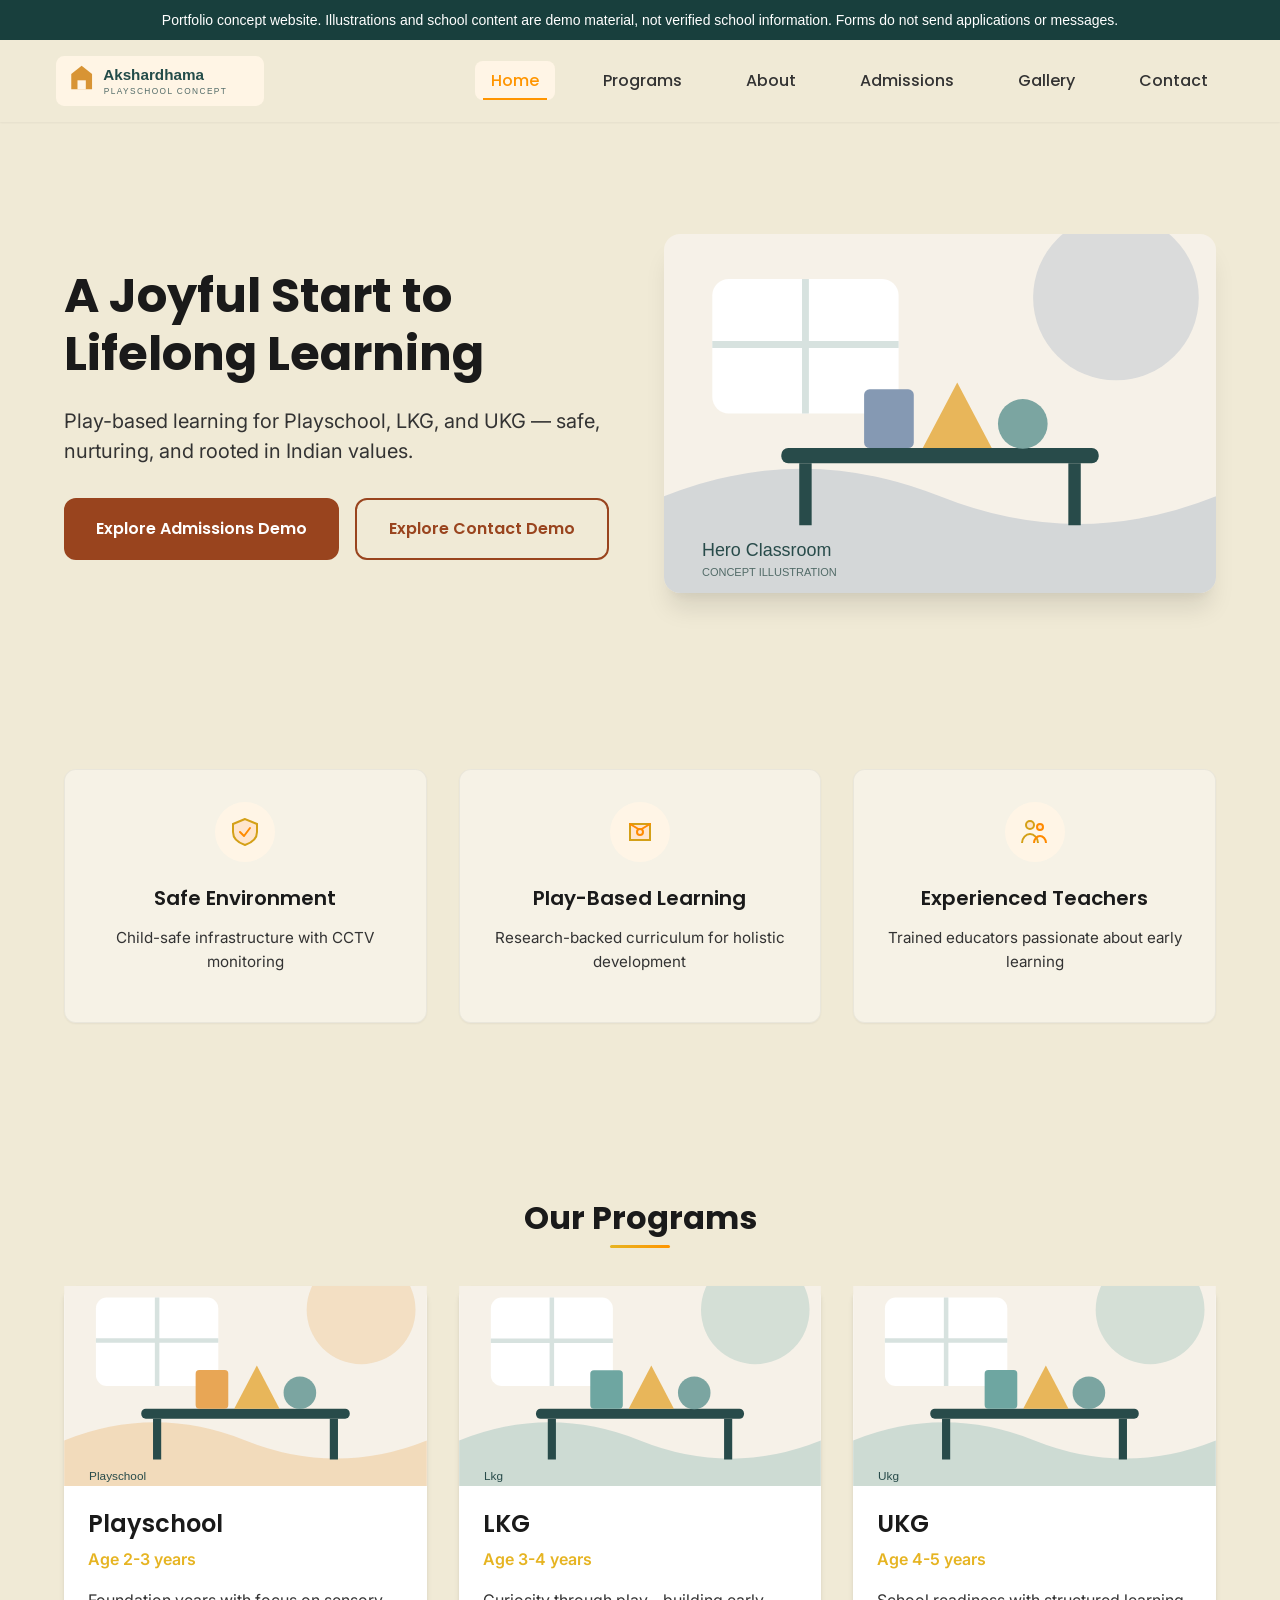
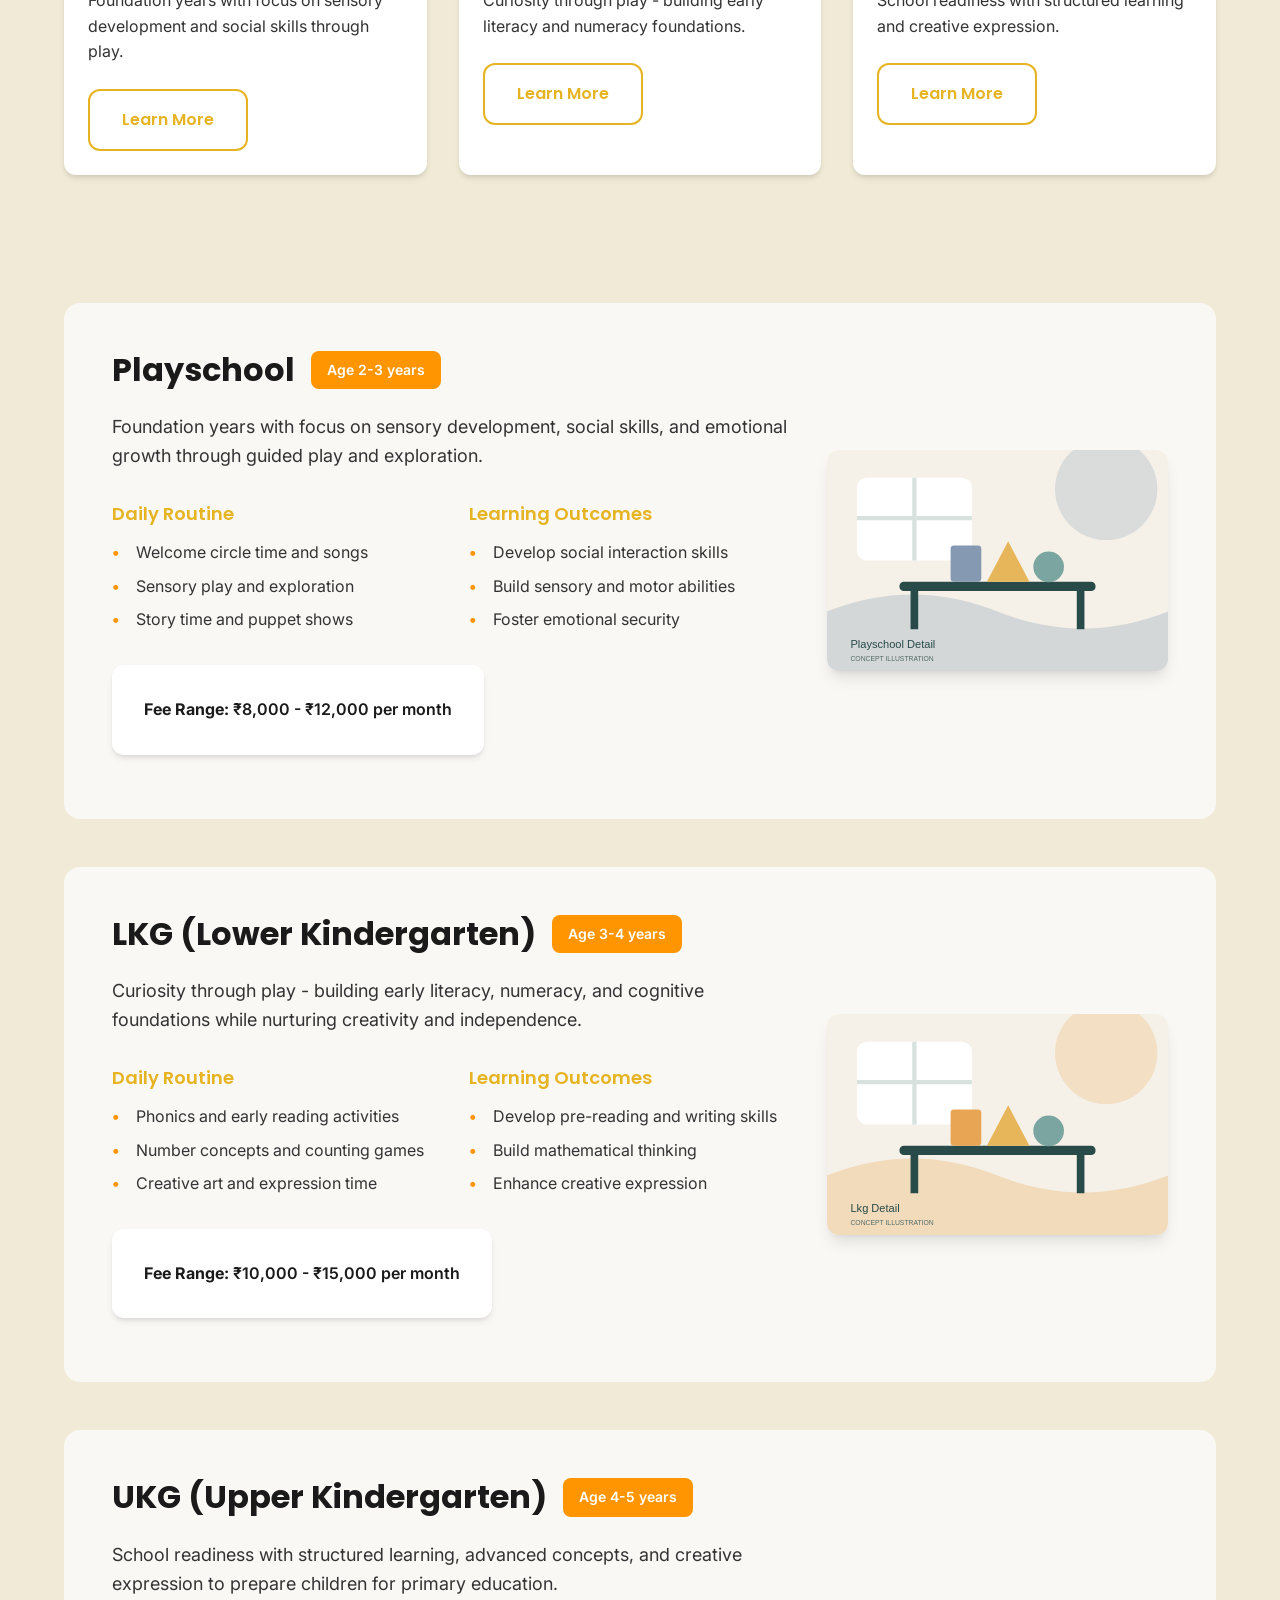
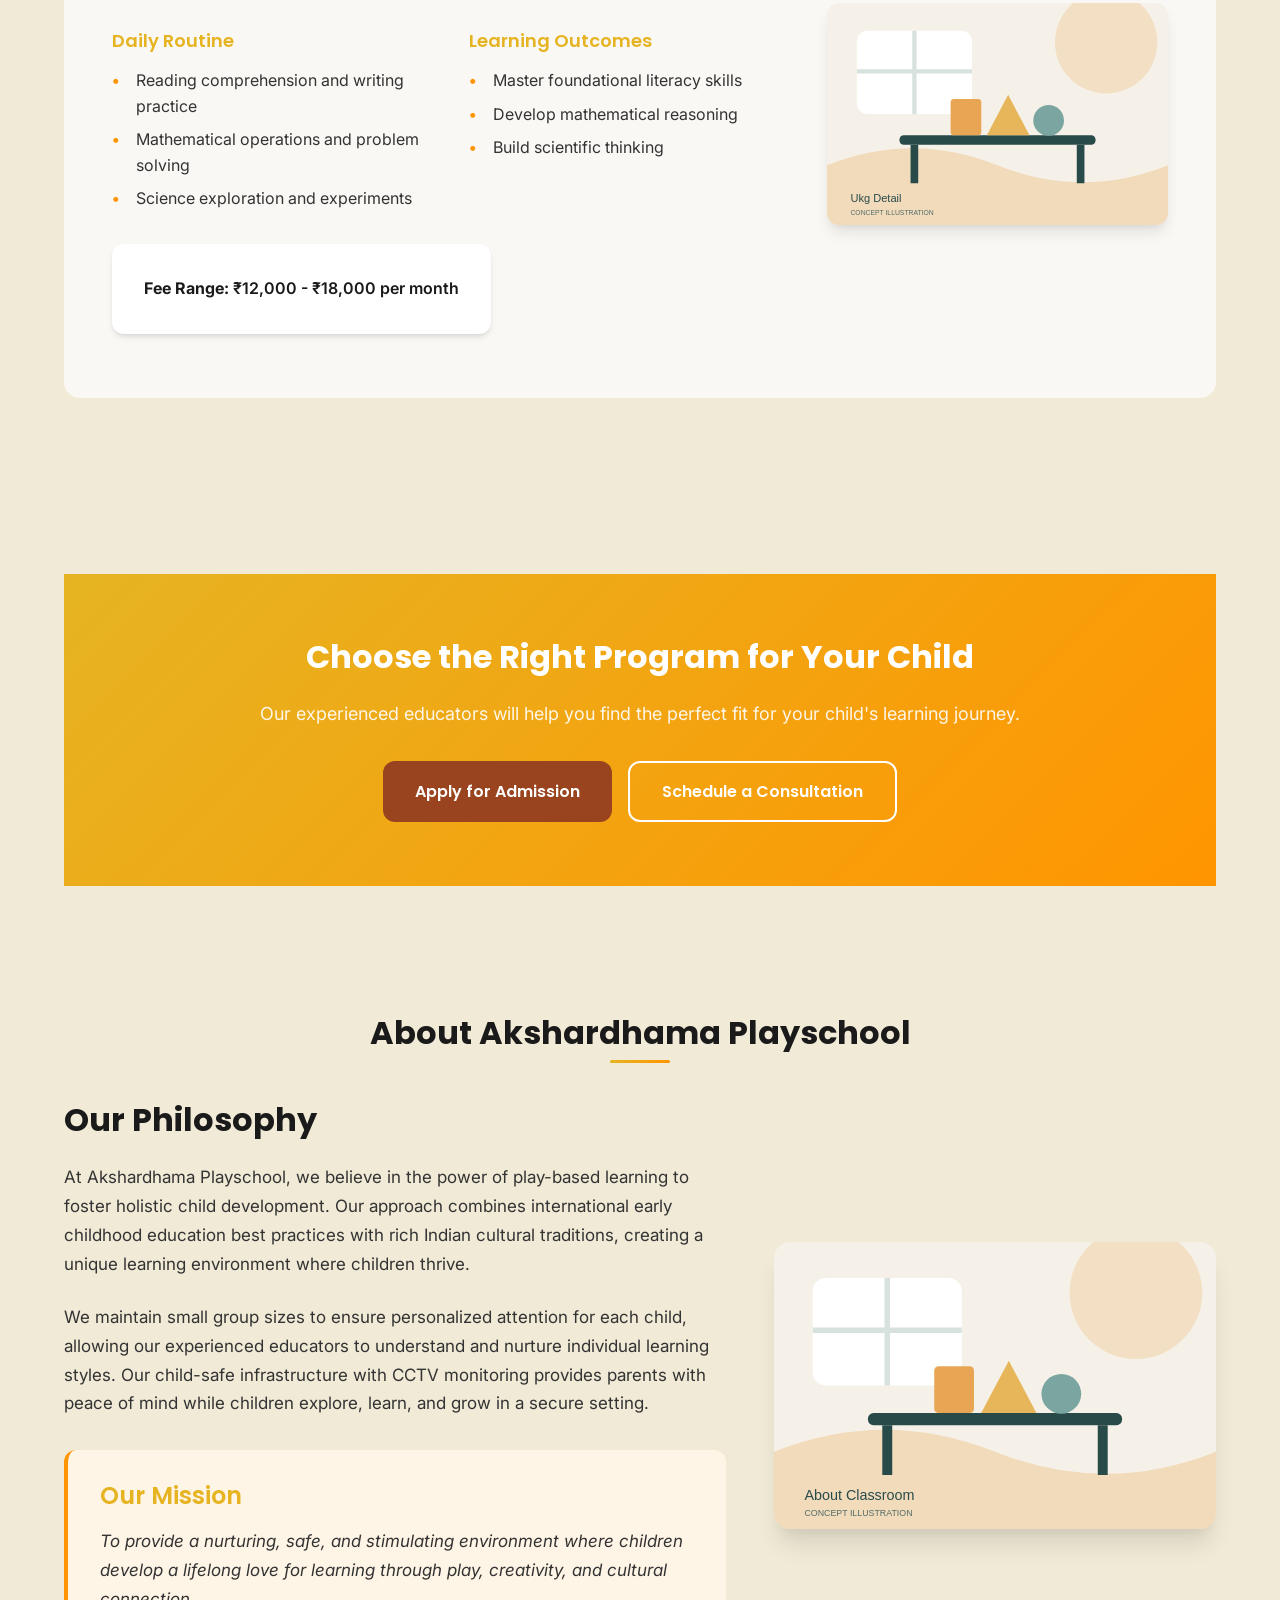
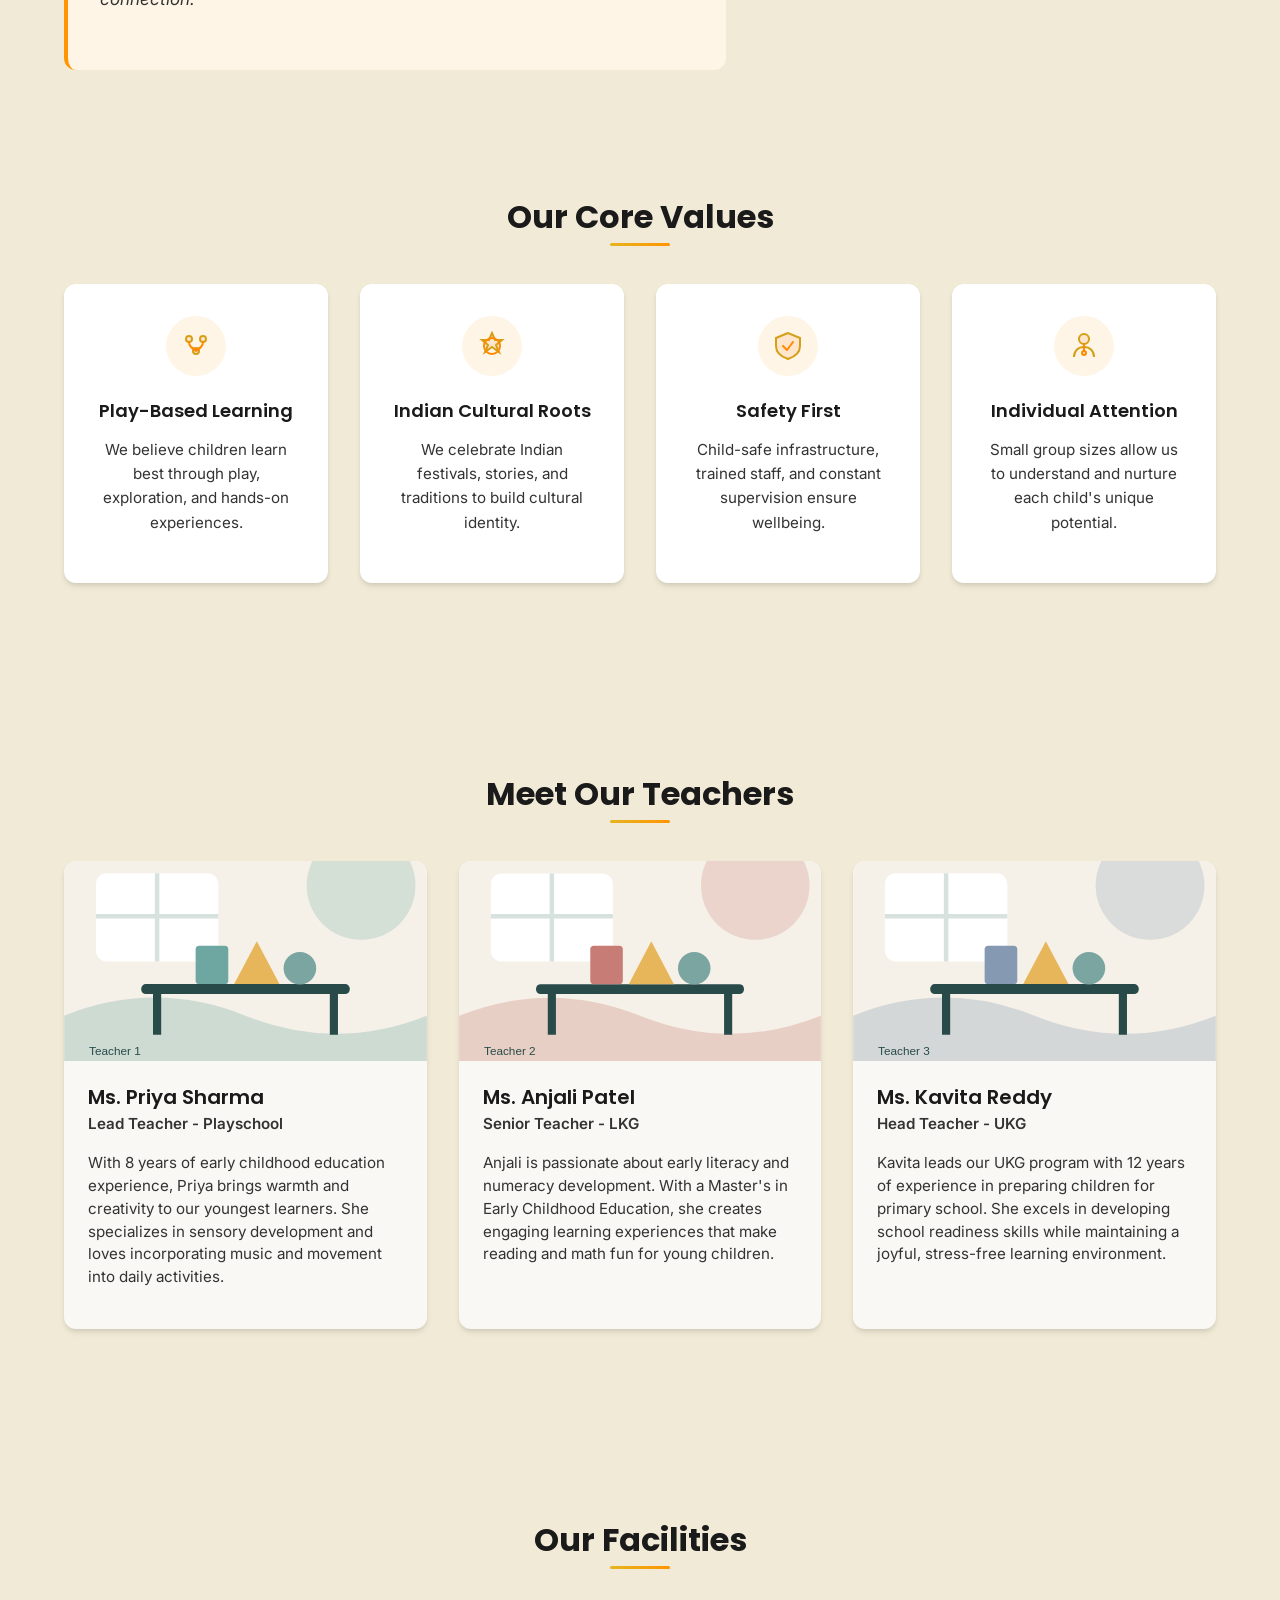
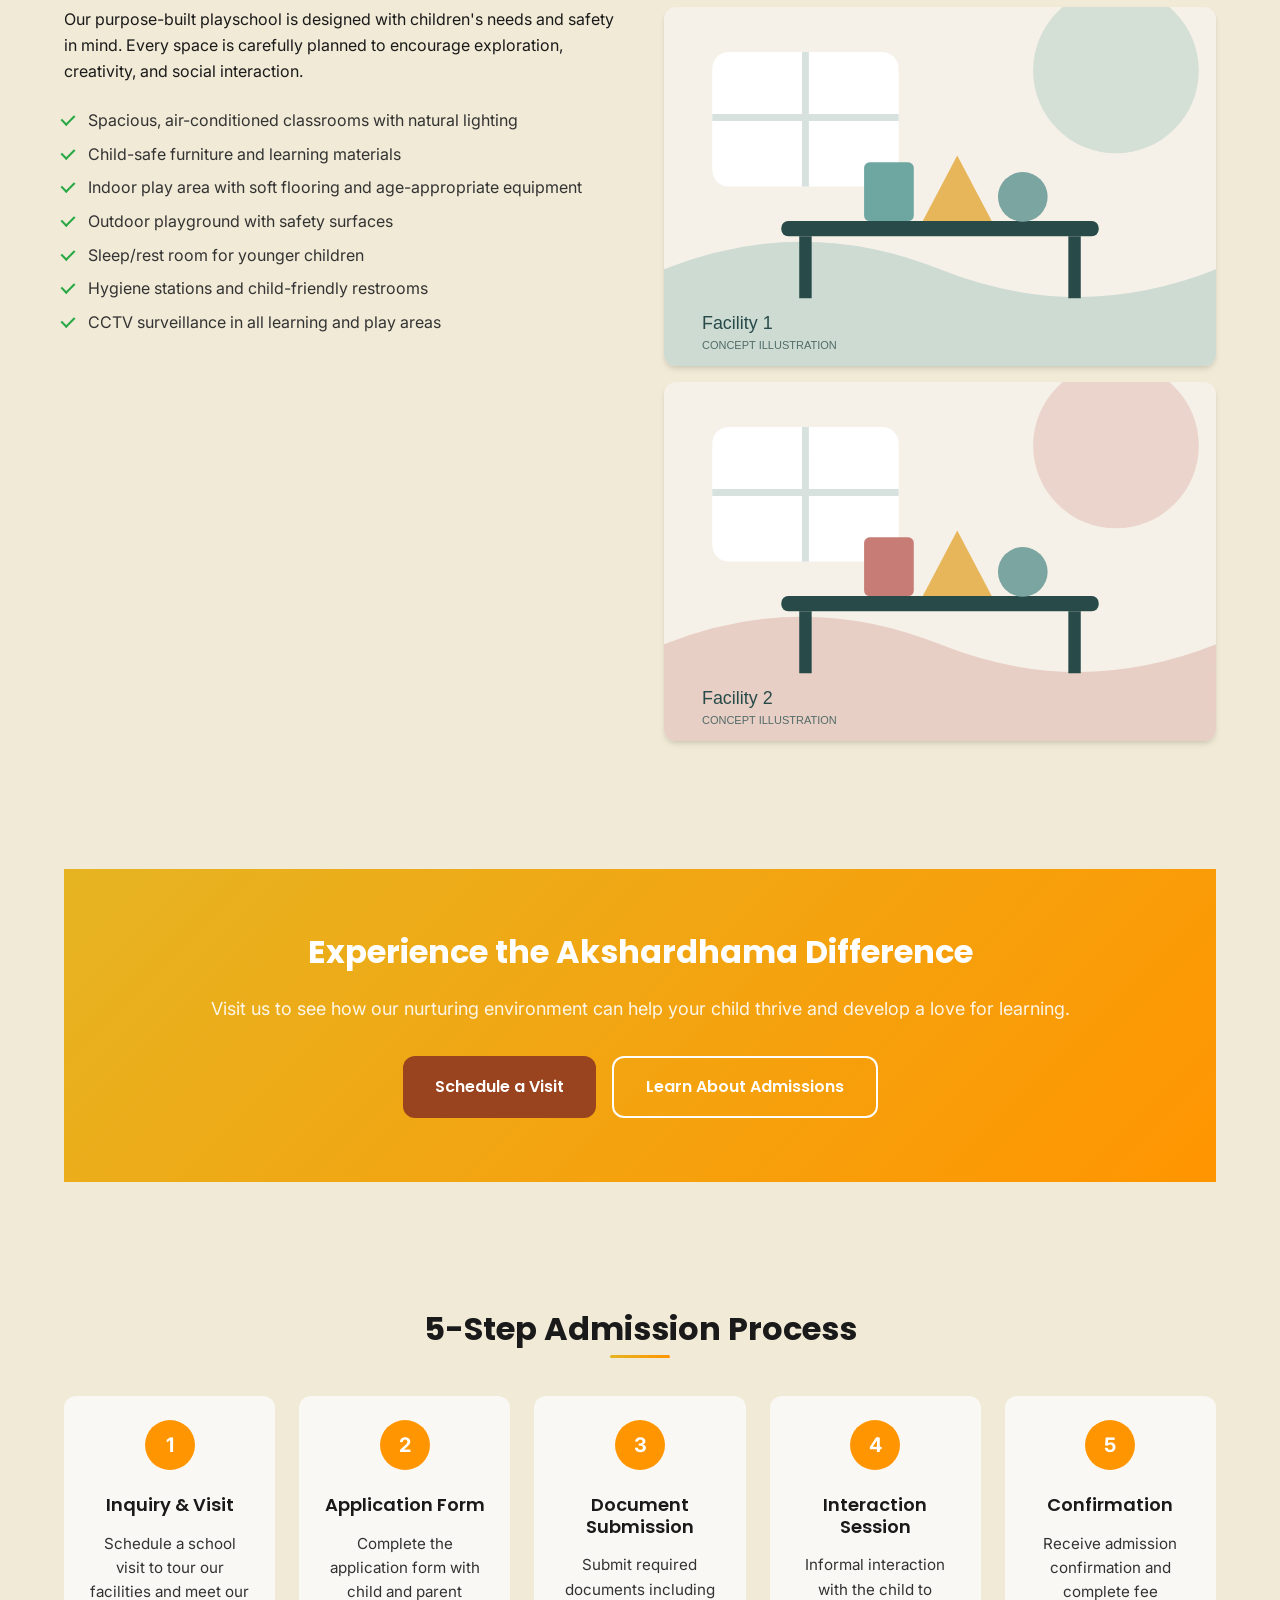
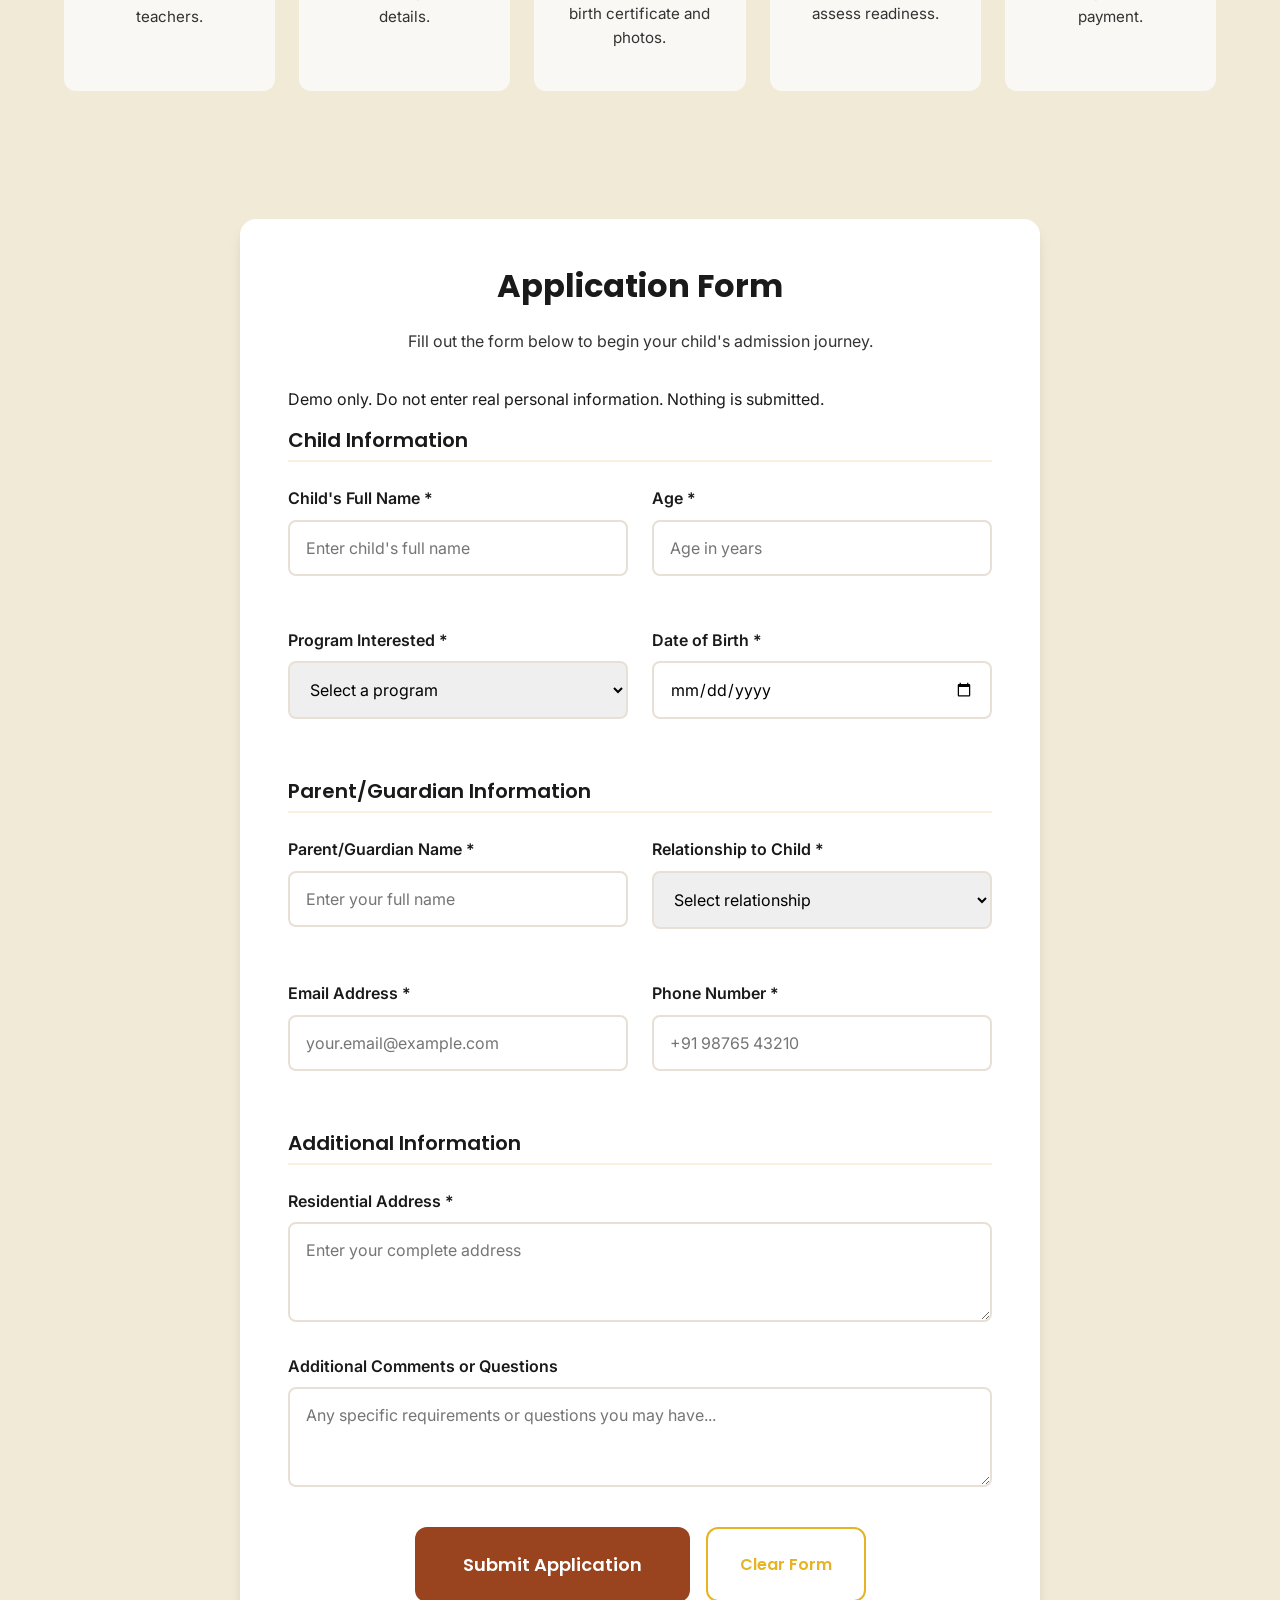
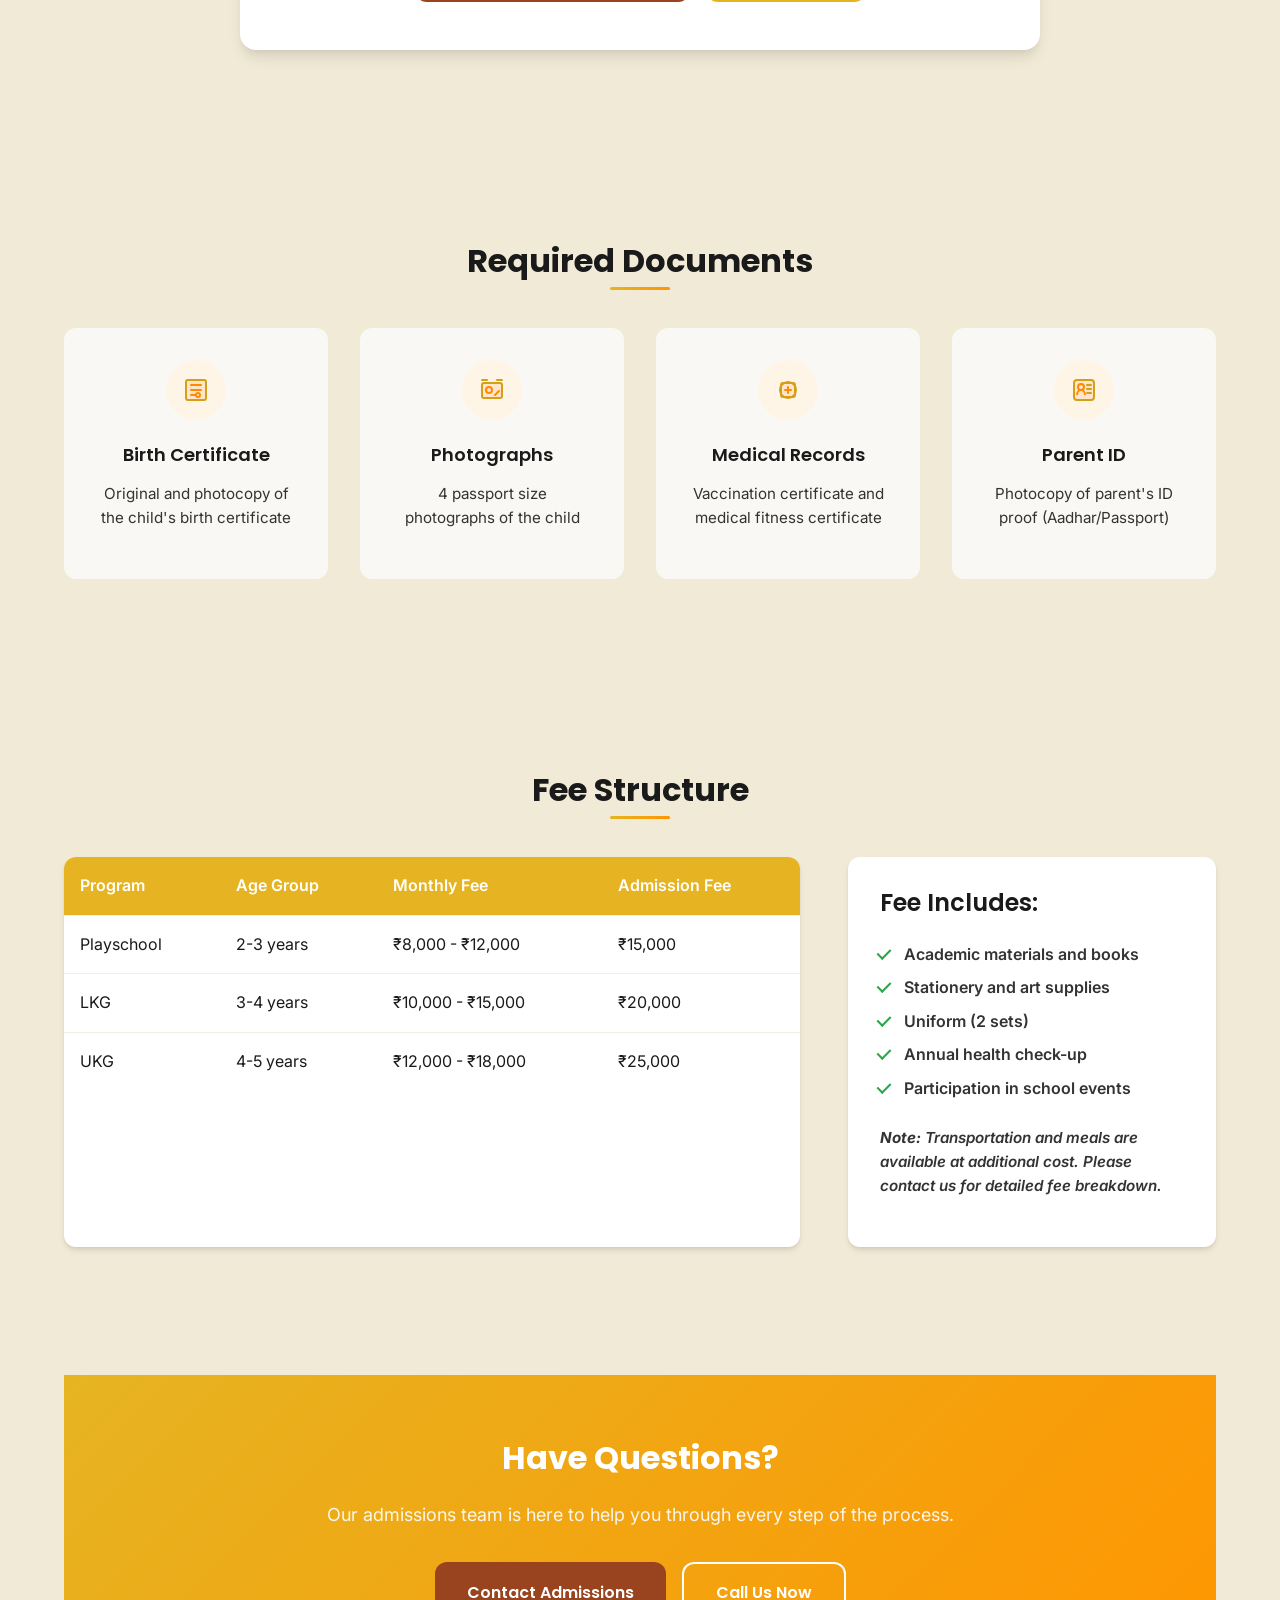
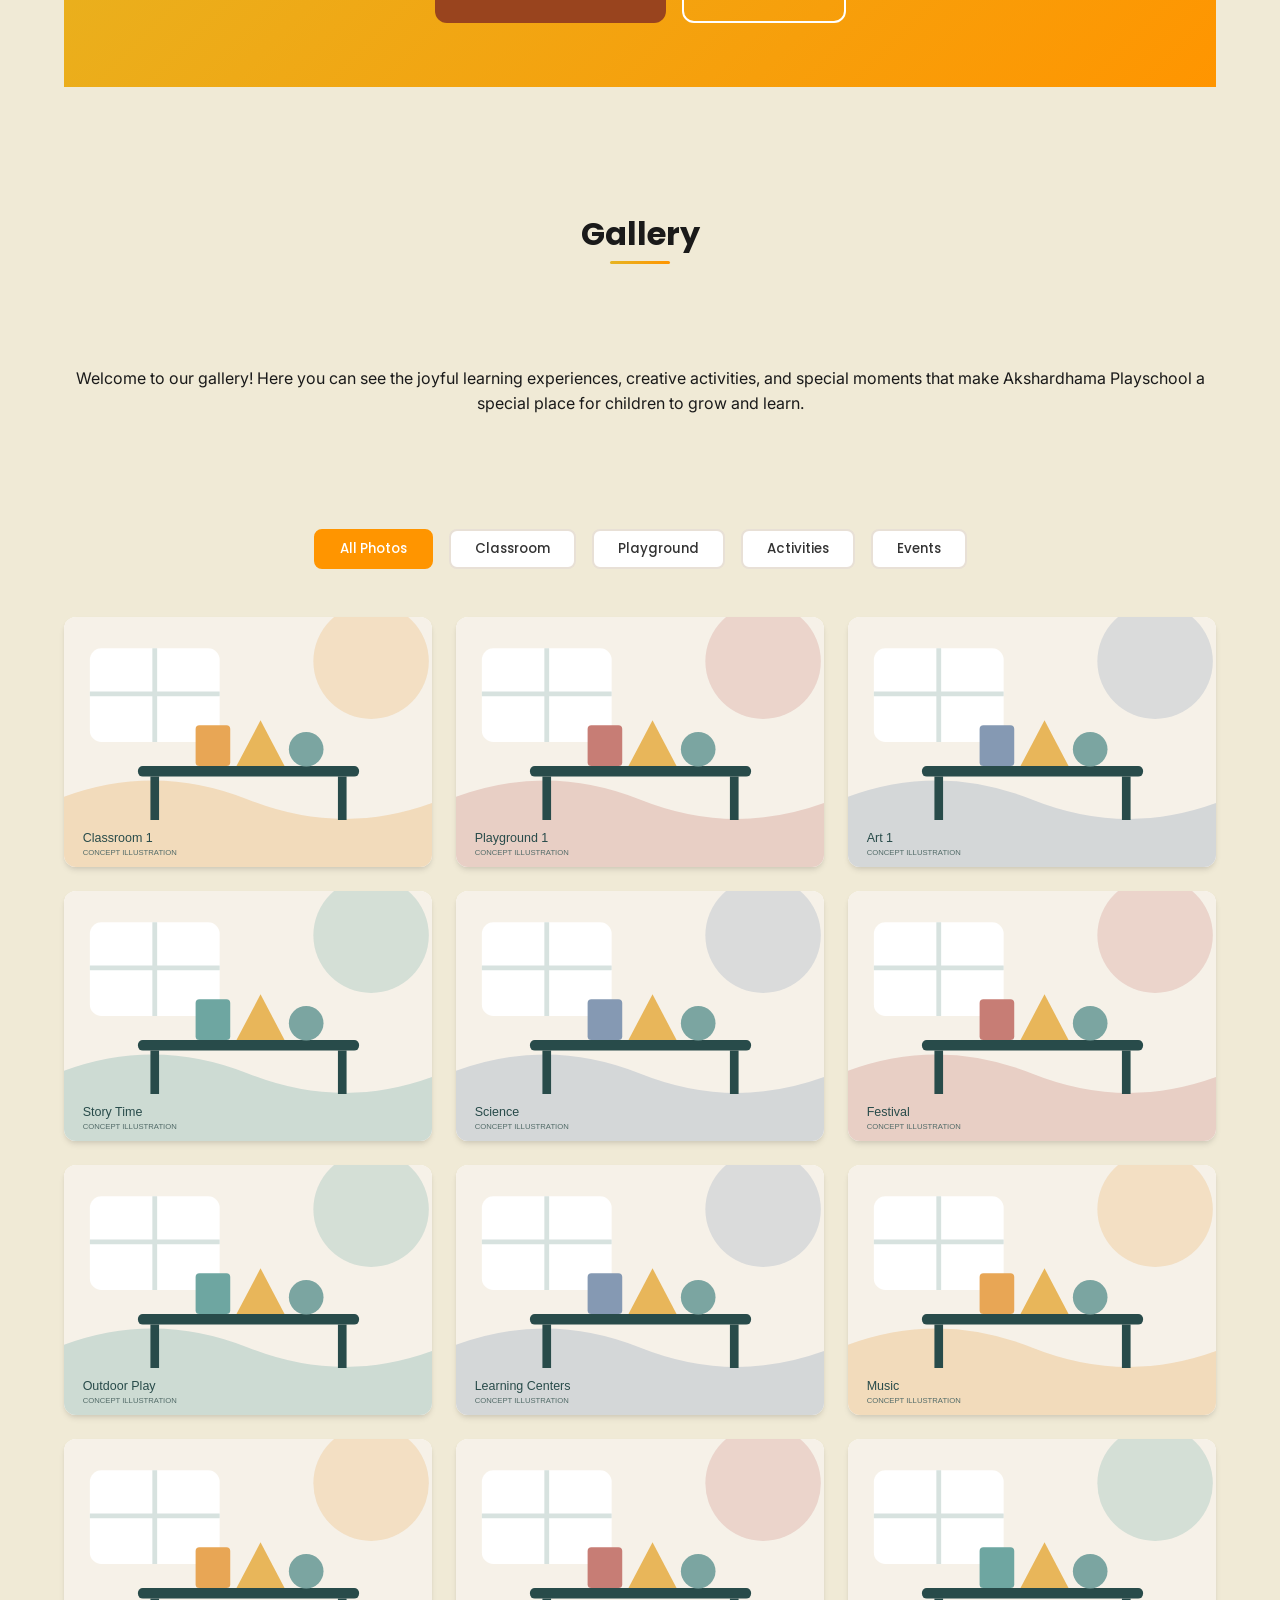
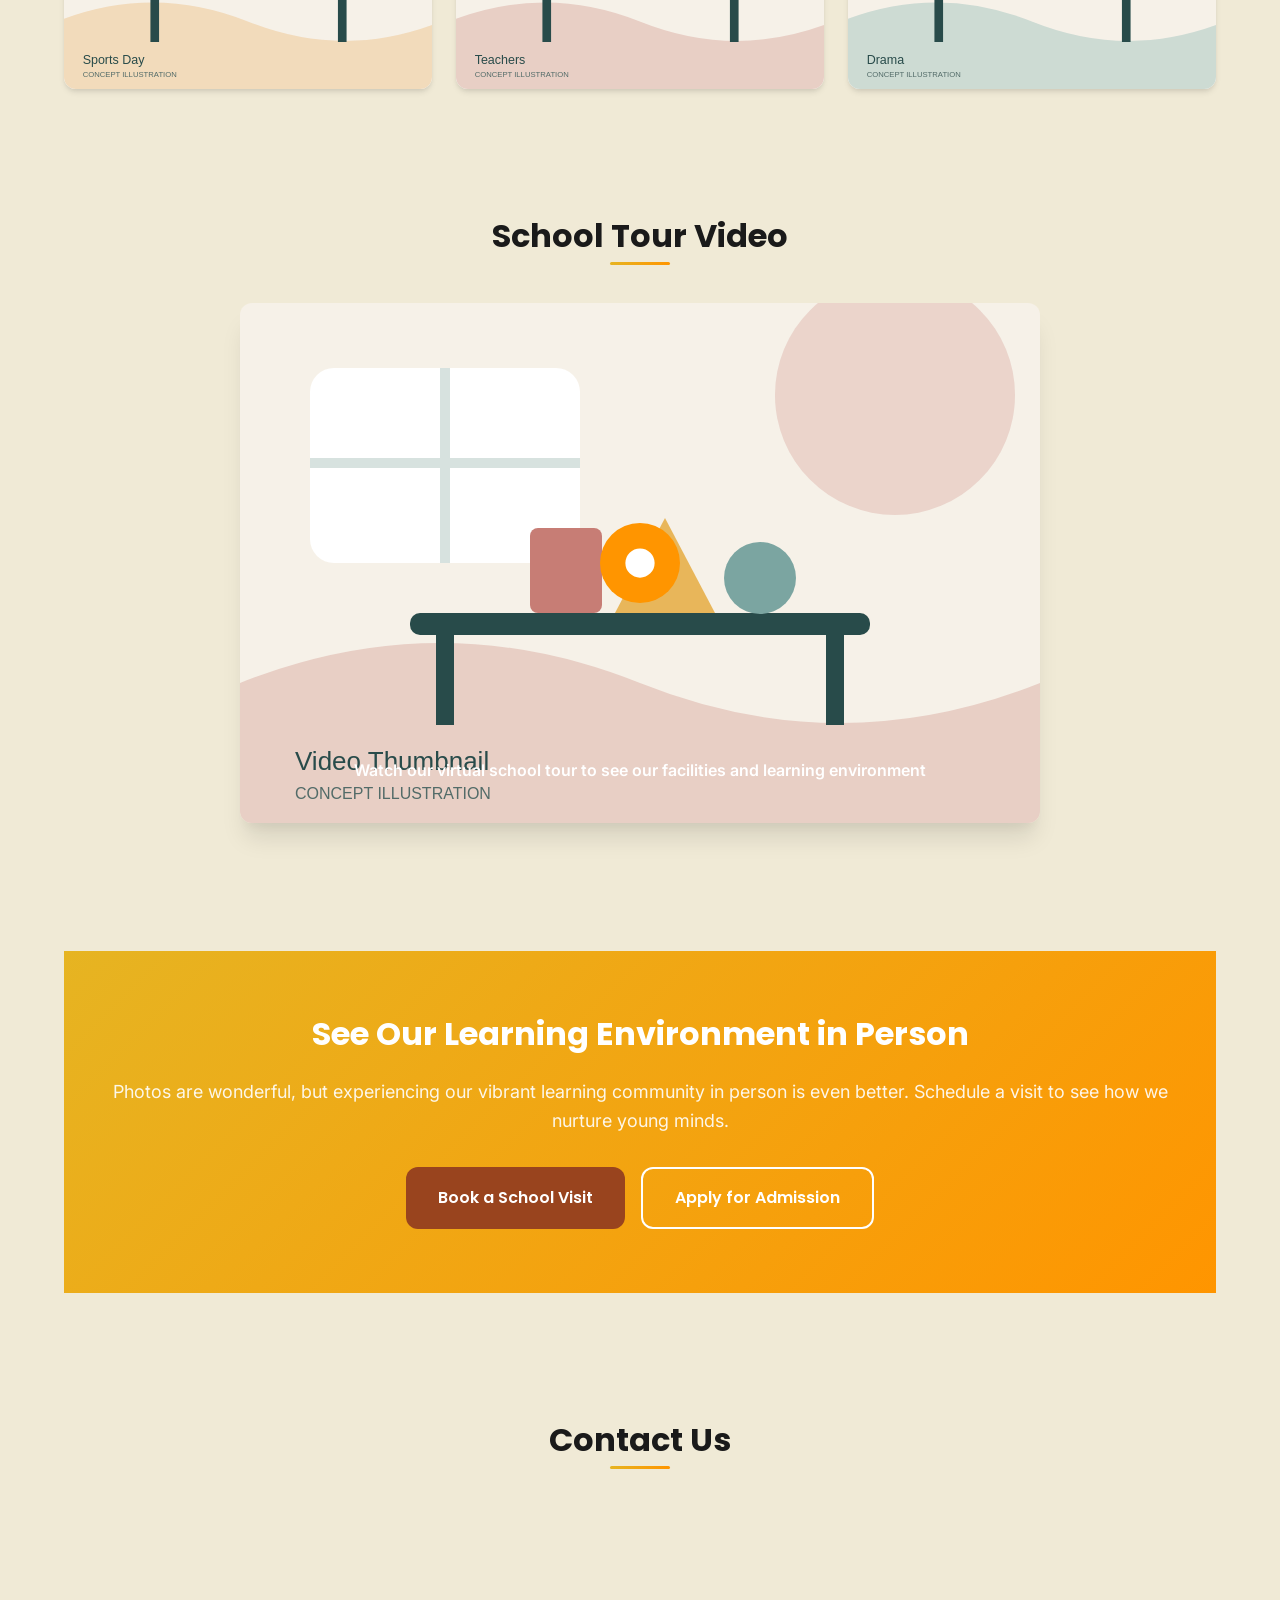
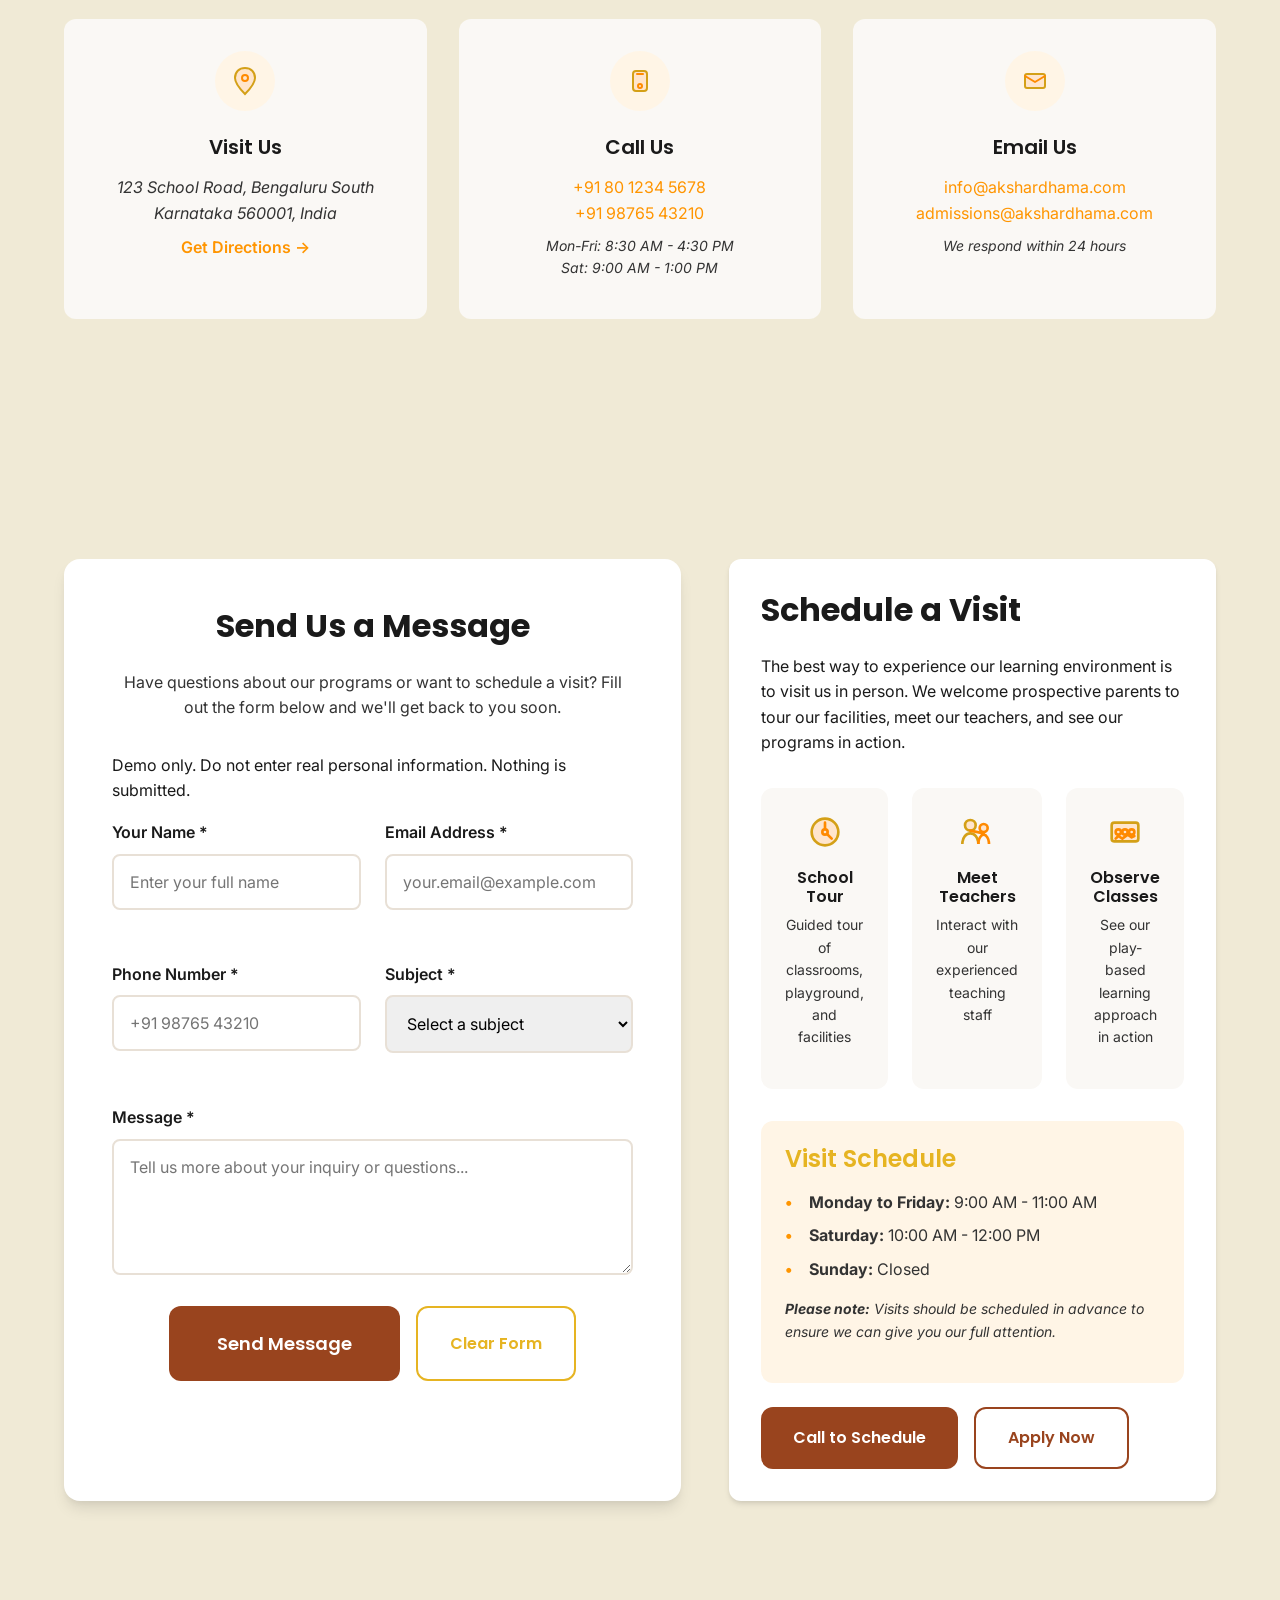
<file: index.html>
<!DOCTYPE html>
<html lang="en">
<head>
    <meta charset="UTF-8">
    <meta name="viewport" content="width=device-width, initial-scale=1.0">
    <title>Akshardhama Playschool - A Joyful Start to Lifelong Learning</title>
    <meta name="description" content="Play-based learning for Playschool, LKG, and UKG in Bengaluru South. Safe, nurturing environment rooted in Indian values.">
    <link rel="stylesheet" href="styles.css">
    <link rel="preconnect" href="https://fonts.googleapis.com">
    <link rel="preconnect" href="https://fonts.gstatic.com" crossorigin>
    <link href="https://fonts.googleapis.com/css2?family=Poppins:wght@400;600;700&family=Inter:wght@400;500;600&display=swap" rel="stylesheet">
</head>
<body>
    <aside style="background:#183f3d;color:white;padding:12px 24px;text-align:center;font:14px sans-serif">Portfolio concept website. Illustrations and school content are demo material, not verified school information. Forms do not send applications or messages.</aside>
    <header class="header">
        <nav class="nav" role="navigation" aria-label="Main navigation">
            <div class="nav-container">
                <div class="logo">
                    <img src="images/logo.svg" alt="Akshardhama Playschool Logo">
                </div>
                <ul class="nav-menu">
                    <li><a href="#home" class="nav-link active">Home</a></li>
                    <li><a href="#programs" class="nav-link">Programs</a></li>
                    <li><a href="#about" class="nav-link">About</a></li>
                    <li><a href="#admissions" class="nav-link">Admissions</a></li>
                    <li><a href="#gallery" class="nav-link">Gallery</a></li>
                    <li><a href="#contact" class="nav-link">Contact</a></li>
                </ul>
                <button class="mobile-menu-toggle" aria-label="Toggle mobile menu" id="mobileMenuToggle">
                    <span></span>
                    <span></span>
                    <span></span>
                </button>
            </div>
        </nav>
    </header>

    <!-- Mobile Menu -->
    <div class="mobile-menu" id="mobileMenu">
        <button class="mobile-menu-close" id="mobileMenuClose">&times;</button>
        <nav class="mobile-menu-nav">
            <a href="#home" class="nav-link">Home</a>
            <a href="#programs" class="nav-link">Programs</a>
            <a href="#about" class="nav-link">About</a>
            <a href="#admissions" class="nav-link">Admissions</a>
            <a href="#gallery" class="nav-link">Gallery</a>
            <a href="#contact" class="nav-link">Contact</a>
        </nav>
    </div>

    <main>
        <!-- Home Section -->
        <section id="home">
            <section class="hero">
                <div class="hero-container">
                    <div class="hero-content">
                        <h1 class="hero-title">A Joyful Start to Lifelong Learning</h1>
                        <p class="hero-subtitle">Play-based learning for Playschool, LKG, and UKG — safe, nurturing, and rooted in Indian values.</p>
                        <div class="hero-actions">
                            <a href="#admissions" class="btn btn-primary">Explore Admissions Demo</a>
                            <a href="#contact" class="btn btn-secondary">Explore Contact Demo</a>
                        </div>
                    </div>
                    <div class="hero-image">
                        <img src="images/hero-classroom.svg" alt="Concept illustration: Hero Classroom">
                    </div>
                </div>
            </section>

            <section class="trust-section">
                <div class="container">
                    <div class="trust-grid">
                        <div class="trust-item">
                            <div class="trust-icon">
                                <img src="icons/safety.svg" alt="Safety icon">
                            </div>
                            <h3>Safe Environment</h3>
                            <p>Child-safe infrastructure with CCTV monitoring</p>
                        </div>
                        <div class="trust-item">
                            <div class="trust-icon">
                                <img src="icons/learning.svg" alt="Learning icon">
                            </div>
                            <h3>Play-Based Learning</h3>
                            <p>Research-backed curriculum for holistic development</p>
                        </div>
                        <div class="trust-item">
                            <div class="trust-icon">
                                <img src="icons/teachers.svg" alt="Teachers icon">
                            </div>
                            <h3>Experienced Teachers</h3>
                            <p>Trained educators passionate about early learning</p>
                        </div>
                    </div>
                </div>
            </section>
        </section>

        <!-- Programs Section -->
        <section id="programs" class="section-padding">
            <div class="container">
                <h2 class="section-title">Our Programs</h2>
                <div class="programs-grid">
                    <div class="program-card">
                        <div class="program-image">
                            <img src="images/playschool.svg" alt="Concept illustration: Playschool">
                        </div>
                        <div class="program-content">
                            <h3>Playschool</h3>
                            <p>Age 2-3 years</p>
                            <p>Foundation years with focus on sensory development and social skills through play.</p>
                            <a href="#playschool-detail" class="btn btn-outline">Learn More</a>
                        </div>
                    </div>
                    <div class="program-card">
                        <div class="program-image">
                            <img src="images/lkg.svg" alt="Concept illustration: Lkg">
                        </div>
                        <div class="program-content">
                            <h3>LKG</h3>
                            <p>Age 3-4 years</p>
                            <p>Curiosity through play - building early literacy and numeracy foundations.</p>
                            <a href="#lkg-detail" class="btn btn-outline">Learn More</a>
                        </div>
                    </div>
                    <div class="program-card">
                        <div class="program-image">
                            <img src="images/ukg.svg" alt="Concept illustration: Ukg">
                        </div>
                        <div class="program-content">
                            <h3>UKG</h3>
                            <p>Age 4-5 years</p>
                            <p>School readiness with structured learning and creative expression.</p>
                            <a href="#ukg-detail" class="btn btn-outline">Learn More</a>
                        </div>
                    </div>
                </div>

                <div class="programs-detail" style="margin-top: var(--space-3xl);">
                    <div id="playschool-detail" class="program-detail-card">
                        <div class="program-detail-content">
                            <div class="program-detail-header">
                                <h2>Playschool</h2>
                                <span class="age-range">Age 2-3 years</span>
                            </div>
                            <p class="program-overview">Foundation years with focus on sensory development, social skills, and emotional growth through guided play and exploration.</p>
                            
                            <div class="program-features">
                                <div class="feature-column">
                                    <h3>Daily Routine</h3>
                                    <ul>
                                        <li>Welcome circle time and songs</li>
                                        <li>Sensory play and exploration</li>
                                        <li>Story time and puppet shows</li>
                                    </ul>
                                </div>
                                <div class="feature-column">
                                    <h3>Learning Outcomes</h3>
                                    <ul>
                                        <li>Develop social interaction skills</li>
                                        <li>Build sensory and motor abilities</li>
                                        <li>Foster emotional security</li>
                                    </ul>
                                </div>
                            </div>
                            
                            <div class="program-meta">
                                <p class="fee-info"><strong>Fee Range:</strong> ₹8,000 - ₹12,000 per month</p>
                            </div>
                        </div>
                        <div class="program-detail-image">
                            <img src="images/playschool-detail.svg" alt="Concept illustration: Playschool Detail">
                        </div>
                    </div>

                    <div id="lkg-detail" class="program-detail-card">
                        <div class="program-detail-content">
                            <div class="program-detail-header">
                                <h2>LKG (Lower Kindergarten)</h2>
                                <span class="age-range">Age 3-4 years</span>
                            </div>
                            <p class="program-overview">Curiosity through play - building early literacy, numeracy, and cognitive foundations while nurturing creativity and independence.</p>
                            
                            <div class="program-features">
                                <div class="feature-column">
                                    <h3>Daily Routine</h3>
                                    <ul>
                                        <li>Phonics and early reading activities</li>
                                        <li>Number concepts and counting games</li>
                                        <li>Creative art and expression time</li>
                                    </ul>
                                </div>
                                <div class="feature-column">
                                    <h3>Learning Outcomes</h3>
                                    <ul>
                                        <li>Develop pre-reading and writing skills</li>
                                        <li>Build mathematical thinking</li>
                                        <li>Enhance creative expression</li>
                                    </ul>
                                </div>
                            </div>
                            
                            <div class="program-meta">
                                <p class="fee-info"><strong>Fee Range:</strong> ₹10,000 - ₹15,000 per month</p>
                            </div>
                        </div>
                        <div class="program-detail-image">
                            <img src="images/lkg-detail.svg" alt="Concept illustration: Lkg Detail">
                        </div>
                    </div>

                    <div id="ukg-detail" class="program-detail-card">
                        <div class="program-detail-content">
                            <div class="program-detail-header">
                                <h2>UKG (Upper Kindergarten)</h2>
                                <span class="age-range">Age 4-5 years</span>
                            </div>
                            <p class="program-overview">School readiness with structured learning, advanced concepts, and creative expression to prepare children for primary education.</p>
                            
                            <div class="program-features">
                                <div class="feature-column">
                                    <h3>Daily Routine</h3>
                                    <ul>
                                        <li>Reading comprehension and writing practice</li>
                                        <li>Mathematical operations and problem solving</li>
                                        <li>Science exploration and experiments</li>
                                    </ul>
                                </div>
                                <div class="feature-column">
                                    <h3>Learning Outcomes</h3>
                                    <ul>
                                        <li>Master foundational literacy skills</li>
                                        <li>Develop mathematical reasoning</li>
                                        <li>Build scientific thinking</li>
                                    </ul>
                                </div>
                            </div>
                            
                            <div class="program-meta">
                                <p class="fee-info"><strong>Fee Range:</strong> ₹12,000 - ₹18,000 per month</p>
                            </div>
                        </div>
                        <div class="program-detail-image">
                            <img src="images/ukg-detail.svg" alt="Concept illustration: Ukg Detail">
                        </div>
                    </div>
                </div>

                <section class="enrollment-cta" style="margin-top: var(--space-3xl);">
                    <div class="container">
                        <div class="cta-content">
                            <h2>Choose the Right Program for Your Child</h2>
                            <p>Our experienced educators will help you find the perfect fit for your child's learning journey.</p>
                            <div class="cta-actions">
                                <a href="#admissions" class="btn btn-primary">Apply for Admission</a>
                                <a href="#contact" class="btn btn-secondary">Schedule a Consultation</a>
                            </div>
                        </div>
                    </div>
                </section>
            </div>
        </section>

        <!-- About Section -->
        <section id="about" class="section-padding">
            <div class="container">
                <h2 class="section-title">About Akshardhama Playschool</h2>
                <div class="about-content">
                    <div class="about-text">
                        <h2>Our Philosophy</h2>
                        <p>At Akshardhama Playschool, we believe in the power of play-based learning to foster holistic child development. Our approach combines international early childhood education best practices with rich Indian cultural traditions, creating a unique learning environment where children thrive.</p>
                        
                        <p>We maintain small group sizes to ensure personalized attention for each child, allowing our experienced educators to understand and nurture individual learning styles. Our child-safe infrastructure with CCTV monitoring provides parents with peace of mind while children explore, learn, and grow in a secure setting.</p>
                        
                        <div class="mission-statement">
                            <h3>Our Mission</h3>
                            <p class="mission-text">To provide a nurturing, safe, and stimulating environment where children develop a lifelong love for learning through play, creativity, and cultural connection.</p>
                        </div>
                    </div>
                    <div class="about-image">
                        <img src="images/about-classroom.svg" alt="Concept illustration: About Classroom">
                    </div>
                </div>

                <div class="values-section" style="margin-top: var(--space-3xl);">
                    <h2 class="section-title">Our Core Values</h2>
                    <div class="values-grid">
                        <div class="value-card">
                            <div class="value-icon">
                                <img src="icons/play-based.svg" alt="Play-based learning icon">
                            </div>
                            <h3>Play-Based Learning</h3>
                            <p>We believe children learn best through play, exploration, and hands-on experiences.</p>
                        </div>
                        <div class="value-card">
                            <div class="value-icon">
                                <img src="icons/cultural.svg" alt="Cultural values icon">
                            </div>
                            <h3>Indian Cultural Roots</h3>
                            <p>We celebrate Indian festivals, stories, and traditions to build cultural identity.</p>
                        </div>
                        <div class="value-card">
                            <div class="value-icon">
                                <img src="icons/safety.svg" alt="Safety icon">
                            </div>
                            <h3>Safety First</h3>
                            <p>Child-safe infrastructure, trained staff, and constant supervision ensure wellbeing.</p>
                        </div>
                        <div class="value-card">
                            <div class="value-icon">
                                <img src="icons/individual.svg" alt="Individual attention icon">
                            </div>
                            <h3>Individual Attention</h3>
                            <p>Small group sizes allow us to understand and nurture each child's unique potential.</p>
                        </div>
                    </div>
                </div>

                <div class="teachers-section" style="margin-top: var(--space-3xl);">
                    <h2 class="section-title">Meet Our Teachers</h2>
                    <div class="teachers-grid">
                        <div class="teacher-card">
                            <div class="teacher-image">
                                <img src="images/teacher-1.svg" alt="Concept illustration: Teacher 1">
                            </div>
                            <div class="teacher-info">
                                <h3>Ms. Priya Sharma</h3>
                                <p class="teacher-role">Lead Teacher - Playschool</p>
                                <p>With 8 years of early childhood education experience, Priya brings warmth and creativity to our youngest learners. She specializes in sensory development and loves incorporating music and movement into daily activities.</p>
                            </div>
                        </div>
                        <div class="teacher-card">
                            <div class="teacher-image">
                                <img src="images/teacher-2.svg" alt="Concept illustration: Teacher 2">
                            </div>
                            <div class="teacher-info">
                                <h3>Ms. Anjali Patel</h3>
                                <p class="teacher-role">Senior Teacher - LKG</p>
                                <p>Anjali is passionate about early literacy and numeracy development. With a Master's in Early Childhood Education, she creates engaging learning experiences that make reading and math fun for young children.</p>
                            </div>
                        </div>
                        <div class="teacher-card">
                            <div class="teacher-image">
                                <img src="images/teacher-3.svg" alt="Concept illustration: Teacher 3">
                            </div>
                            <div class="teacher-info">
                                <h3>Ms. Kavita Reddy</h3>
                                <p class="teacher-role">Head Teacher - UKG</p>
                                <p>Kavita leads our UKG program with 12 years of experience in preparing children for primary school. She excels in developing school readiness skills while maintaining a joyful, stress-free learning environment.</p>
                            </div>
                        </div>
                    </div>
                </div>

                <div class="facilities-section" style="margin-top: var(--space-3xl);">
                    <h2 class="section-title">Our Facilities</h2>
                    <div class="facilities-content">
                        <div class="facilities-text">
                            <p>Our purpose-built playschool is designed with children's needs and safety in mind. Every space is carefully planned to encourage exploration, creativity, and social interaction.</p>
                            <ul class="facilities-list">
                                <li>Spacious, air-conditioned classrooms with natural lighting</li>
                                <li>Child-safe furniture and learning materials</li>
                                <li>Indoor play area with soft flooring and age-appropriate equipment</li>
                                <li>Outdoor playground with safety surfaces</li>
                                <li>Sleep/rest room for younger children</li>
                                <li>Hygiene stations and child-friendly restrooms</li>
                                <li>CCTV surveillance in all learning and play areas</li>
                            </ul>
                        </div>
                        <div class="facilities-images">
                            <img src="images/facility-1.svg" alt="Concept illustration: Facility 1">
                            <img src="images/facility-2.svg" alt="Concept illustration: Facility 2">
                        </div>
                    </div>
                </div>

                <section class="about-cta" style="margin-top: var(--space-3xl);">
                    <div class="container">
                        <div class="cta-content">
                            <h2>Experience the Akshardhama Difference</h2>
                            <p>Visit us to see how our nurturing environment can help your child thrive and develop a love for learning.</p>
                            <div class="cta-actions">
                                <a href="#contact" class="btn btn-primary">Schedule a Visit</a>
                                <a href="#admissions" class="btn btn-secondary">Learn About Admissions</a>
                            </div>
                        </div>
                    </div>
                </section>
            </div>
        </section>

        <!-- Admissions Section -->
        <section id="admissions" class="section-padding">
            <div class="container">
                <h2 class="section-title">5-Step Admission Process</h2>
                <div class="process-steps">
                    <div class="step-card">
                        <div class="step-number">1</div>
                        <h3>Inquiry & Visit</h3>
                        <p>Schedule a school visit to tour our facilities and meet our teachers.</p>
                    </div>
                    <div class="step-card">
                        <div class="step-number">2</div>
                        <h3>Application Form</h3>
                        <p>Complete the application form with child and parent details.</p>
                    </div>
                    <div class="step-card">
                        <div class="step-number">3</div>
                        <h3>Document Submission</h3>
                        <p>Submit required documents including birth certificate and photos.</p>
                    </div>
                    <div class="step-card">
                        <div class="step-number">4</div>
                        <h3>Interaction Session</h3>
                        <p>Informal interaction with the child to assess readiness.</p>
                    </div>
                    <div class="step-card">
                        <div class="step-number">5</div>
                        <h3>Confirmation</h3>
                        <p>Receive admission confirmation and complete fee payment.</p>
                    </div>
                </div>

                <div class="admission-form-section" style="margin-top: var(--space-3xl);">
                    <div class="form-container">
                        <h2>Application Form</h2>
                        <p class="form-intro">Fill out the form below to begin your child's admission journey.</p>
                        
                        <form class="admission-form" action="#" method="POST" id="admissionForm"><p role="note">Demo only. Do not enter real personal information. Nothing is submitted.</p>
                            <div class="form-section">
                                <h3>Child Information</h3>
                                <div class="form-row">
                                    <div class="form-group">
                                        <label for="childName">Child's Full Name *</label>
                                        <input type="text" id="childName" name="childName" required placeholder="Enter child's full name">
                                        <span class="error-message" id="childNameError"></span>
                                    </div>
                                    <div class="form-group">
                                        <label for="childAge">Age *</label>
                                        <input type="number" id="childAge" name="childAge" required min="2" max="5" placeholder="Age in years">
                                        <span class="error-message" id="childAgeError"></span>
                                    </div>
                                </div>
                                <div class="form-row">
                                    <div class="form-group">
                                        <label for="program">Program Interested *</label>
                                        <select id="program" name="program" required>
                                            <option value="">Select a program</option>
                                            <option value="playschool">Playschool (Age 2-3)</option>
                                            <option value="lkg">LKG (Age 3-4)</option>
                                            <option value="ukg">UKG (Age 4-5)</option>
                                        </select>
                                        <span class="error-message" id="programError"></span>
                                    </div>
                                    <div class="form-group">
                                        <label for="dob">Date of Birth *</label>
                                        <input type="date" id="dob" name="dob" required>
                                        <span class="error-message" id="dobError"></span>
                                    </div>
                                </div>
                            </div>

                            <div class="form-section">
                                <h3>Parent/Guardian Information</h3>
                                <div class="form-row">
                                    <div class="form-group">
                                        <label for="parentName">Parent/Guardian Name *</label>
                                        <input type="text" id="parentName" name="parentName" required placeholder="Enter your full name">
                                        <span class="error-message" id="parentNameError"></span>
                                    </div>
                                    <div class="form-group">
                                        <label for="relationship">Relationship to Child *</label>
                                        <select id="relationship" name="relationship" required>
                                            <option value="">Select relationship</option>
                                            <option value="mother">Mother</option>
                                            <option value="father">Father</option>
                                            <option value="guardian">Guardian</option>
                                        </select>
                                        <span class="error-message" id="relationshipError"></span>
                                    </div>
                                </div>
                                <div class="form-row">
                                    <div class="form-group">
                                        <label for="email">Email Address *</label>
                                        <input type="email" id="email" name="email" required placeholder="your.email@example.com">
                                        <span class="error-message" id="emailError"></span>
                                    </div>
                                    <div class="form-group">
                                        <label for="phone">Phone Number *</label>
                                        <input type="tel" id="phone" name="phone" required placeholder="+91 98765 43210">
                                        <span class="error-message" id="phoneError"></span>
                                    </div>
                                </div>
                            </div>

                            <div class="form-section">
                                <h3>Additional Information</h3>
                                <div class="form-group">
                                    <label for="address">Residential Address *</label>
                                    <textarea id="address" name="address" required placeholder="Enter your complete address" rows="3"></textarea>
                                    <span class="error-message" id="addressError"></span>
                                </div>
                                <div class="form-group">
                                    <label for="message">Additional Comments or Questions</label>
                                    <textarea id="message" name="message" placeholder="Any specific requirements or questions you may have..." rows="3"></textarea>
                                </div>
                            </div>

                            <div class="form-actions">
                                <button type="submit" class="btn btn-primary btn-large">Submit Application</button>
                                <button type="reset" class="btn btn-outline">Clear Form</button>
                            </div>
                        </form>

                        <div id="successMessage" class="success-message" style="display: none;">
                            <h3>Application Submitted Successfully!</h3>
                            <p>Thanks! We'll call you within 24 hours to confirm your visit.</p>
                        </div>
                    </div>
                </div>

                <div class="documents-section" style="margin-top: var(--space-3xl);">
                    <h2 class="section-title">Required Documents</h2>
                    <div class="documents-grid">
                        <div class="document-card">
                            <div class="document-icon">
                                <img src="icons/birth-certificate.svg" alt="Birth certificate icon">
                            </div>
                            <h3>Birth Certificate</h3>
                            <p>Original and photocopy of the child's birth certificate</p>
                        </div>
                        <div class="document-card">
                            <div class="document-icon">
                                <img src="icons/photos.svg" alt="Photos icon">
                            </div>
                            <h3>Photographs</h3>
                            <p>4 passport size photographs of the child</p>
                        </div>
                        <div class="document-card">
                            <div class="document-icon">
                                <img src="icons/medical.svg" alt="Medical records icon">
                            </div>
                            <h3>Medical Records</h3>
                            <p>Vaccination certificate and medical fitness certificate</p>
                        </div>
                        <div class="document-card">
                            <div class="document-icon">
                                <img src="icons/parent-id.svg" alt="Parent ID icon">
                            </div>
                            <h3>Parent ID</h3>
                            <p>Photocopy of parent's ID proof (Aadhar/Passport)</p>
                        </div>
                    </div>
                </div>

                <div class="fee-structure" style="margin-top: var(--space-3xl);">
                    <h2 class="section-title">Fee Structure</h2>
                    <div class="fee-content">
                        <div class="fee-table">
                            <table>
                                <thead>
                                    <tr>
                                        <th>Program</th>
                                        <th>Age Group</th>
                                        <th>Monthly Fee</th>
                                        <th>Admission Fee</th>
                                    </tr>
                                </thead>
                                <tbody>
                                    <tr>
                                        <td>Playschool</td>
                                        <td>2-3 years</td>
                                        <td>₹8,000 - ₹12,000</td>
                                        <td>₹15,000</td>
                                    </tr>
                                    <tr>
                                        <td>LKG</td>
                                        <td>3-4 years</td>
                                        <td>₹10,000 - ₹15,000</td>
                                        <td>₹20,000</td>
                                    </tr>
                                    <tr>
                                        <td>UKG</td>
                                        <td>4-5 years</td>
                                        <td>₹12,000 - ₹18,000</td>
                                        <td>₹25,000</td>
                                    </tr>
                                </tbody>
                            </table>
                        </div>
                        <div class="fee-info">
                            <h3>Fee Includes:</h3>
                            <ul>
                                <li>Academic materials and books</li>
                                <li>Stationery and art supplies</li>
                                <li>Uniform (2 sets)</li>
                                <li>Annual health check-up</li>
                                <li>Participation in school events</li>
                            </ul>
                            <p class="fee-note"><strong>Note:</strong> Transportation and meals are available at additional cost. Please contact us for detailed fee breakdown.</p>
                        </div>
                    </div>
                </div>

                <section class="admissions-cta" style="margin-top: var(--space-3xl);">
                    <div class="container">
                        <div class="cta-content">
                            <h2>Have Questions?</h2>
                            <p>Our admissions team is here to help you through every step of the process.</p>
                            <div class="cta-actions">
                                <a href="#contact" class="btn btn-primary">Contact Admissions</a>
                                <a href="tel:+918012345678" class="btn btn-secondary">Call Us Now</a>
                            </div>
                        </div>
                    </div>
                </section>
            </div>
        </section>

        <!-- Gallery Section -->
        <section id="gallery" class="section-padding">
            <div class="container">
                <h2 class="section-title">Gallery</h2>
                <div class="gallery-intro" style="text-align: center; margin-bottom: var(--space-xl);">
                    <p>Welcome to our gallery! Here you can see the joyful learning experiences, creative activities, and special moments that make Akshardhama Playschool a special place for children to grow and learn.</p>
                </div>

                <div class="gallery-filters">
                    <button class="filter-btn active" data-filter="all">All Photos</button>
                    <button class="filter-btn" data-filter="classroom">Classroom</button>
                    <button class="filter-btn" data-filter="playground">Playground</button>
                    <button class="filter-btn" data-filter="activities">Activities</button>
                    <button class="filter-btn" data-filter="events">Events</button>
                </div>

                <div class="gallery-grid">
                    <div class="gallery-item" data-category="classroom">
                        <div class="gallery-image">
                            <img src="images/gallery/classroom-1.svg" alt="Concept illustration: Classroom 1">
                            <div class="gallery-overlay">
                                <h3>Learning Through Play</h3>
                                <p>Interactive classroom sessions</p>
                            </div>
                        </div>
                    </div>
                    <div class="gallery-item" data-category="playground">
                        <div class="gallery-image">
                            <img src="images/gallery/playground-1.svg" alt="Concept illustration: Playground 1">
                            <div class="gallery-overlay">
                                <h3>Outdoor Fun</h3>
                                <p>Physical development through play</p>
                            </div>
                        </div>
                    </div>
                    <div class="gallery-item" data-category="activities">
                        <div class="gallery-image">
                            <img src="images/gallery/art-1.svg" alt="Concept illustration: Art 1">
                            <div class="gallery-overlay">
                                <h3>Creative Expression</h3>
                                <p>Art and craft sessions</p>
                            </div>
                        </div>
                    </div>
                    <div class="gallery-item" data-category="classroom">
                        <div class="gallery-image">
                            <img src="images/gallery/story-time.svg" alt="Concept illustration: Story Time">
                            <div class="gallery-overlay">
                                <h3>Story Time</h3>
                                <p>Developing language skills</p>
                            </div>
                        </div>
                    </div>
                    <div class="gallery-item" data-category="activities">
                        <div class="gallery-image">
                            <img src="images/gallery/science.svg" alt="Concept illustration: Science">
                            <div class="gallery-overlay">
                                <h3>Little Scientists</h3>
                                <p>Hands-on science exploration</p>
                            </div>
                        </div>
                    </div>
                    <div class="gallery-item" data-category="events">
                        <div class="gallery-image">
                            <img src="images/gallery/festival.svg" alt="Concept illustration: Festival">
                            <div class="gallery-overlay">
                                <h3>Cultural Celebrations</h3>
                                <p>Festival celebrations and traditions</p>
                            </div>
                        </div>
                    </div>
                    <div class="gallery-item" data-category="playground">
                        <div class="gallery-image">
                            <img src="images/gallery/outdoor-play.svg" alt="Concept illustration: Outdoor Play">
                            <div class="gallery-overlay">
                                <h3>Active Play</h3>
                                <p>Developing motor skills</p>
                            </div>
                        </div>
                    </div>
                    <div class="gallery-item" data-category="classroom">
                        <div class="gallery-image">
                            <img src="images/gallery/learning-centers.svg" alt="Concept illustration: Learning Centers">
                            <div class="gallery-overlay">
                                <h3>Learning Centers</h3>
                                <p>Exploring different activities</p>
                            </div>
                        </div>
                    </div>
                    <div class="gallery-item" data-category="activities">
                        <div class="gallery-image">
                            <img src="images/gallery/music.svg" alt="Concept illustration: Music">
                            <div class="gallery-overlay">
                                <h3>Music & Movement</h3>
                                <p>Rhythm and expression</p>
                            </div>
                        </div>
                    </div>
                    <div class="gallery-item" data-category="events">
                        <div class="gallery-image">
                            <img src="images/gallery/sports-day.svg" alt="Concept illustration: Sports Day">
                            <div class="gallery-overlay">
                                <h3>Sports Day</h3>
                                <p>Annual sports celebrations</p>
                            </div>
                        </div>
                    </div>
                    <div class="gallery-item" data-category="classroom">
                        <div class="gallery-image">
                            <img src="images/gallery/teachers.svg" alt="Concept illustration: Teachers">
                            <div class="gallery-overlay">
                                <h3>Dedicated Teachers</h3>
                                <p>Personal attention and care</p>
                            </div>
                        </div>
                    </div>
                    <div class="gallery-item" data-category="activities">
                        <div class="gallery-image">
                            <img src="images/gallery/drama.svg" alt="Concept illustration: Drama">
                            <div class="gallery-overlay">
                                <h3>Drama & Role Play</h3>
                                <p>Building confidence and creativity</p>
                            </div>
                        </div>
                    </div>
                </div>

                <div class="video-section" style="margin-top: var(--space-3xl);">
                    <h2 class="section-title">School Tour Video</h2>
                    <div class="video-container">
                        <div class="video-placeholder" id="videoPlayBtn">
                            <img src="images/video-thumbnail.svg" alt="Concept illustration: Video Thumbnail">
                            <div class="video-play-button">
                                <img src="icons/play-button.svg" alt="Play button">
                            </div>
                            <p>Watch our virtual school tour to see our facilities and learning environment</p>
                        </div>
                    </div>
                </div>

                <section class="gallery-cta" style="margin-top: var(--space-3xl);">
                    <div class="container">
                        <div class="cta-content">
                            <h2>See Our Learning Environment in Person</h2>
                            <p>Photos are wonderful, but experiencing our vibrant learning community in person is even better. Schedule a visit to see how we nurture young minds.</p>
                            <div class="cta-actions">
                                <a href="#contact" class="btn btn-primary">Book a School Visit</a>
                                <a href="#admissions" class="btn btn-secondary">Apply for Admission</a>
                            </div>
                        </div>
                    </div>
                </section>
            </div>
        </section>

        <!-- Contact Section -->
        <section id="contact" class="section-padding">
            <div class="container">
                <h2 class="section-title">Contact Us</h2>
                <div class="contact-info-section">
                    <div class="contact-grid">
                        <div class="contact-card">
                            <div class="contact-icon">
                                <img src="icons/location.svg" alt="Location icon">
                            </div>
                            <h3>Visit Us</h3>
                            <address>
                                <p>123 School Road, Bengaluru South<br>
                                Karnataka 560001, India</p>
                            </address>
                            <a href="#" class="btn-link">Get Directions →</a>
                        </div>
                        <div class="contact-card">
                            <div class="contact-icon">
                                <img src="icons/phone.svg" alt="Phone icon">
                            </div>
                            <h3>Call Us</h3>
                            <p>
                                <a href="tel:+918012345678">+91 80 1234 5678</a><br>
                                <a href="tel:+919876543210">+91 98765 43210</a>
                            </p>
                            <p class="contact-hours">Mon-Fri: 8:30 AM - 4:30 PM<br>Sat: 9:00 AM - 1:00 PM</p>
                        </div>
                        <div class="contact-card">
                            <div class="contact-icon">
                                <img src="icons/email.svg" alt="Email icon">
                            </div>
                            <h3>Email Us</h3>
                            <p>
                                <a href="mailto:info@akshardhama.com">info@akshardhama.com</a><br>
                                <a href="mailto:admissions@akshardhama.com">admissions@akshardhama.com</a>
                            </p>
                            <p class="contact-note">We respond within 24 hours</p>
                        </div>
                    </div>
                </div>

                <div class="contact-form-section" style="margin-top: var(--space-3xl);">
                    <div class="contact-content">
                        <div class="contact-form-container">
                            <h2>Send Us a Message</h2>
                            <p class="form-intro">Have questions about our programs or want to schedule a visit? Fill out the form below and we'll get back to you soon.</p>
                            
                            <form class="contact-form" action="#" method="POST" id="contactForm"><p role="note">Demo only. Do not enter real personal information. Nothing is submitted.</p>
                                <div class="form-row">
                                    <div class="form-group">
                                        <label for="name">Your Name *</label>
                                        <input type="text" id="name" name="name" required placeholder="Enter your full name">
                                        <span class="error-message" id="nameError"></span>
                                    </div>
                                    <div class="form-group">
                                        <label for="contactEmail">Email Address *</label>
                                        <input type="email" id="contactEmail" name="contactEmail" required placeholder="your.email@example.com">
                                        <span class="error-message" id="contactEmailError"></span>
                                    </div>
                                </div>
                                <div class="form-row">
                                    <div class="form-group">
                                        <label for="contactPhone">Phone Number *</label>
                                        <input type="tel" id="contactPhone" name="contactPhone" required placeholder="+91 98765 43210">
                                        <span class="error-message" id="contactPhoneError"></span>
                                    </div>
                                    <div class="form-group">
                                        <label for="subject">Subject *</label>
                                        <select id="subject" name="subject" required>
                                            <option value="">Select a subject</option>
                                            <option value="admissions">Admissions Inquiry</option>
                                            <option value="visit">Schedule a Visit</option>
                                            <option value="programs">Program Information</option>
                                            <option value="fees">Fee Structure</option>
                                            <option value="general">General Question</option>
                                        </select>
                                        <span class="error-message" id="subjectError"></span>
                                    </div>
                                </div>
                                <div class="form-group">
                                    <label for="contactMessage">Message *</label>
                                    <textarea id="contactMessage" name="contactMessage" required placeholder="Tell us more about your inquiry or questions..." rows="5"></textarea>
                                    <span class="error-message" id="contactMessageError"></span>
                                </div>
                                <div class="form-actions">
                                    <button type="submit" class="btn btn-primary btn-large">Send Message</button>
                                    <button type="reset" class="btn btn-outline">Clear Form</button>
                                </div>
                            </form>

                            <div id="contactSuccessMessage" class="success-message" style="display: none;">
                                <h3>Message Sent Successfully!</h3>
                                <p>Thank you for contacting us. We'll get back to you within 24 hours.</p>
                            </div>
                        </div>

                        <div class="visit-info">
                            <h2>Schedule a Visit</h2>
                            <p>The best way to experience our learning environment is to visit us in person. We welcome prospective parents to tour our facilities, meet our teachers, and see our programs in action.</p>
                            
                            <div class="visit-highlights">
                                <div class="highlight-item">
                                    <img src="icons/tour.svg" alt="School tour icon">
                                    <h3>School Tour</h3>
                                    <p>Guided tour of classrooms, playground, and facilities</p>
                                </div>
                                <div class="highlight-item">
                                    <img src="icons/meet-teachers.svg" alt="Meet teachers icon">
                                    <h3>Meet Teachers</h3>
                                    <p>Interact with our experienced teaching staff</p>
                                </div>
                                <div class="highlight-item">
                                    <img src="icons/observe-class.svg" alt="Observe class icon">
                                    <h3>Observe Classes</h3>
                                    <p>See our play-based learning approach in action</p>
                                </div>
                            </div>

                            <div class="visit-schedule">
                                <h3>Visit Schedule</h3>
                                <ul>
                                    <li><strong>Monday to Friday:</strong> 9:00 AM - 11:00 AM</li>
                                    <li><strong>Saturday:</strong> 10:00 AM - 12:00 PM</li>
                                    <li><strong>Sunday:</strong> Closed</li>
                                </ul>
                                <p class="visit-note"><strong>Please note:</strong> Visits should be scheduled in advance to ensure we can give you our full attention.</p>
                            </div>

                            <div class="quick-visit-actions">
                                <a href="tel:+918012345678" class="btn btn-primary">Call to Schedule</a>
                                <a href="#admissions" class="btn btn-secondary">Apply Now</a>
                            </div>
                        </div>
                    </div>
                </div>

                <div class="map-section" style="margin-top: var(--space-3xl);">
                    <h2 class="section-title">Find Us</h2>
                    <div class="map-container">
                        <div class="map-placeholder">
                            <img src="images/map-placeholder.svg" alt="Concept illustration: Map Placeholder">
                            <div class="map-overlay">
                                <h3>Akshardhama Playschool</h3>
                                <p>123 School Road, Bengaluru South<br>Karnataka 560001</p>
                                <a href="#" class="btn btn-outline">Get Directions</a>
                            </div>
                        </div>
                    </div>
                </div>

                <div class="faq-section" style="margin-top: var(--space-3xl);">
                    <h2 class="section-title">Frequently Asked Questions</h2>
                    <div class="faq-grid">
                        <div class="faq-item">
                            <h3>What is the student-teacher ratio?</h3>
                            <p>We maintain a low student-teacher ratio of 1:15 for Playschool, 1:20 for LKG, and 1:25 for UKG to ensure personalized attention.</p>
                        </div>
                        <div class="faq-item">
                            <h3>Do you provide transportation?</h3>
                            <p>Yes, we offer safe and reliable transportation services with trained drivers and attendants. Please contact us for route details and fees.</p>
                        </div>
                        <div class="faq-item">
                            <h3>What are the school timings?</h3>
                            <p>Playschool: 9:00 AM - 12:00 PM, LKG: 9:00 AM - 1:00 PM, UKG: 9:00 AM - 2:00 PM. Daycare facilities available until 6:00 PM.</p>
                        </div>
                        <div class="faq-item">
                            <h3>Is there a waiting list?</h3>
                            <p>Admissions are subject to availability. We recommend applying early as seats fill up quickly. Contact us for current availability.</p>
                        </div>
                        <div class="faq-item">
                            <h3>What safety measures are in place?</h3>
                            <p>We have CCTV surveillance, child-safe infrastructure, trained staff, first-aid facilities, and strict pickup/drop-off protocols.</p>
                        </div>
                        <div class="faq-item">
                            <h3>Do you serve meals?</h3>
                            <p>Yes, we provide nutritious meals and snacks prepared in our hygienic kitchen. Menu is designed by child nutrition experts.</p>
                        </div>
                    </div>
                </div>
            </div>
        </section>

        <section class="cta-section">
            <div class="container">
                <div class="cta-content">
                    <h2>Ready to Begin Your Child's Learning Journey?</h2>
                    <p>Join our nurturing community where every child thrives through play-based learning.</p>
                    <div class="cta-actions">
                        <a href="#admissions" class="btn btn-primary btn-large">Apply Now</a>
                        <a href="#contact" class="btn btn-secondary btn-large">Schedule a Visit</a>
                    </div>
                </div>
            </div>
        </section>
    </main>

    <footer class="footer">
        <div class="container">
            <div class="footer-content">
                <div class="footer-section">
                    <div class="footer-logo">
                        <img src="images/logo.svg" alt="Akshardhama Playschool Logo">
                    </div>
                    <p>Nurturing young minds through play-based learning in a safe, caring environment.</p>
                </div>
                <div class="footer-section">
                    <h4>Quick Links</h4>
                    <ul>
                        <li><a href="#programs">Programs</a></li>
                        <li><a href="#about">About Us</a></li>
                        <li><a href="#admissions">Admissions</a></li>
                        <li><a href="#gallery">Gallery</a></li>
                    </ul>
                </div>
                <div class="footer-section">
                    <h4>Contact Info</h4>
                    <address>
                        <p>123 School Road, Bengaluru South<br>
                        Karnataka 560001</p>
                        <p>Phone: +91 80 1234 5678<br>
                        Email: info@akshardhama.com</p>
                    </address>
                </div>
            </div>
            <div class="footer-bottom">
                <p>&copy; 2024 Akshardhama Playschool. All rights reserved.</p>
            </div>
        </div>
    </footer>

    <script>
        document.addEventListener('DOMContentLoaded', function() {
            // Mobile Menu Toggle
            const mobileMenuToggle = document.getElementById('mobileMenuToggle');
            const mobileMenuClose = document.getElementById('mobileMenuClose');
            const mobileMenu = document.getElementById('mobileMenu');
            const mobileLinks = mobileMenu.querySelectorAll('.nav-link');

            function toggleMenu() {
                mobileMenu.classList.toggle('active');
                document.body.style.overflow = mobileMenu.classList.contains('active') ? 'hidden' : '';
            }

            mobileMenuToggle.addEventListener('click', toggleMenu);
            mobileMenuClose.addEventListener('click', toggleMenu);
            mobileLinks.forEach(link => link.addEventListener('click', toggleMenu));

            // Smooth Scrolling
            document.querySelectorAll('a[href^="#"]').forEach(anchor => {
                anchor.addEventListener('click', function (e) {
                    e.preventDefault();
                    const targetId = this.getAttribute('href');
                    const targetElement = document.querySelector(targetId);
                    
                    if (targetElement) {
                        targetElement.scrollIntoView({
                            behavior: 'smooth'
                        });
                    }
                });
            });

            // Active Link Highlighting on Scroll
            const sections = document.querySelectorAll('section[id]');
            const navLinks = document.querySelectorAll('.nav-menu .nav-link');

            window.addEventListener('scroll', () => {
                let current = '';
                sections.forEach(section => {
                    const sectionTop = section.offsetTop;
                    const sectionHeight = section.clientHeight;
                    if (pageYOffset >= (sectionTop - 150)) {
                        current = section.getAttribute('id');
                    }
                });

                navLinks.forEach(link => {
                    link.classList.remove('active');
                    if (link.getAttribute('href') === '#' + current) {
                        link.classList.add('active');
                    }
                });
            });

            // Gallery Filtering
            const filterButtons = document.querySelectorAll('.filter-btn');
            const galleryItems = document.querySelectorAll('.gallery-item');

            filterButtons.forEach(button => {
                button.addEventListener('click', () => {
                    filterButtons.forEach(btn => btn.classList.remove('active'));
                    button.classList.add('active');

                    const filter = button.getAttribute('data-filter');

                    galleryItems.forEach(item => {
                        if (filter === 'all' || item.getAttribute('data-category') === filter) {
                            item.style.display = 'block';
                        } else {
                            item.style.display = 'none';
                        }
                    });
                });
            });

            // Admission Form Validation & Submission
            const admissionForm = document.getElementById('admissionForm');
            if (admissionForm) {
                admissionForm.addEventListener('submit', function(e) {
                    e.preventDefault();
                    
                    let isValid = true;
                    const requiredFields = ['childName', 'childAge', 'program', 'dob', 'parentName', 'relationship', 'email', 'phone', 'address'];
                    
                    requiredFields.forEach(fieldId => {
                        const field = document.getElementById(fieldId);
                        const errorElement = document.getElementById(fieldId + 'Error');
                        if (errorElement) {
                            if (!field.value.trim()) {
                                errorElement.textContent = 'This field is required';
                                isValid = false;
                            } else {
                                errorElement.textContent = '';
                            }
                        }
                    });
                    
                    if (isValid) {
                        alert('Demo validation passed. No application was sent.');
                        return;
                        admissionForm.style.display = 'none';
                        document.getElementById('successMessage').style.display = 'block';
                    }
                });
            }

            // Contact Form Validation & Submission
            const contactForm = document.getElementById('contactForm');
            if (contactForm) {
                contactForm.addEventListener('submit', function(e) {
                    e.preventDefault();
                    
                    let isValid = true;
                    const requiredFields = ['name', 'contactEmail', 'contactPhone', 'subject', 'contactMessage'];
                    
                    requiredFields.forEach(fieldId => {
                        const field = document.getElementById(fieldId);
                        const errorElement = document.getElementById(fieldId + 'Error');
                        if (errorElement) {
                            if (!field.value.trim()) {
                                errorElement.textContent = 'This field is required';
                                isValid = false;
                            } else {
                                errorElement.textContent = '';
                            }
                        }
                    });
                    
                    if (isValid) {
                        alert('Demo validation passed. No message was sent.');
                        return;
                        contactForm.style.display = 'none';
                        document.getElementById('contactSuccessMessage').style.display = 'block';
                    }
                });
            }

            // Video Play Button
            const videoPlayBtn = document.getElementById('videoPlayBtn');
            if (videoPlayBtn) {
                videoPlayBtn.addEventListener('click', () => {
                    alert('Video would play here. In production, this would open a video player.');
                });
            }
        });
    </script>
</body>
</html>
</file>
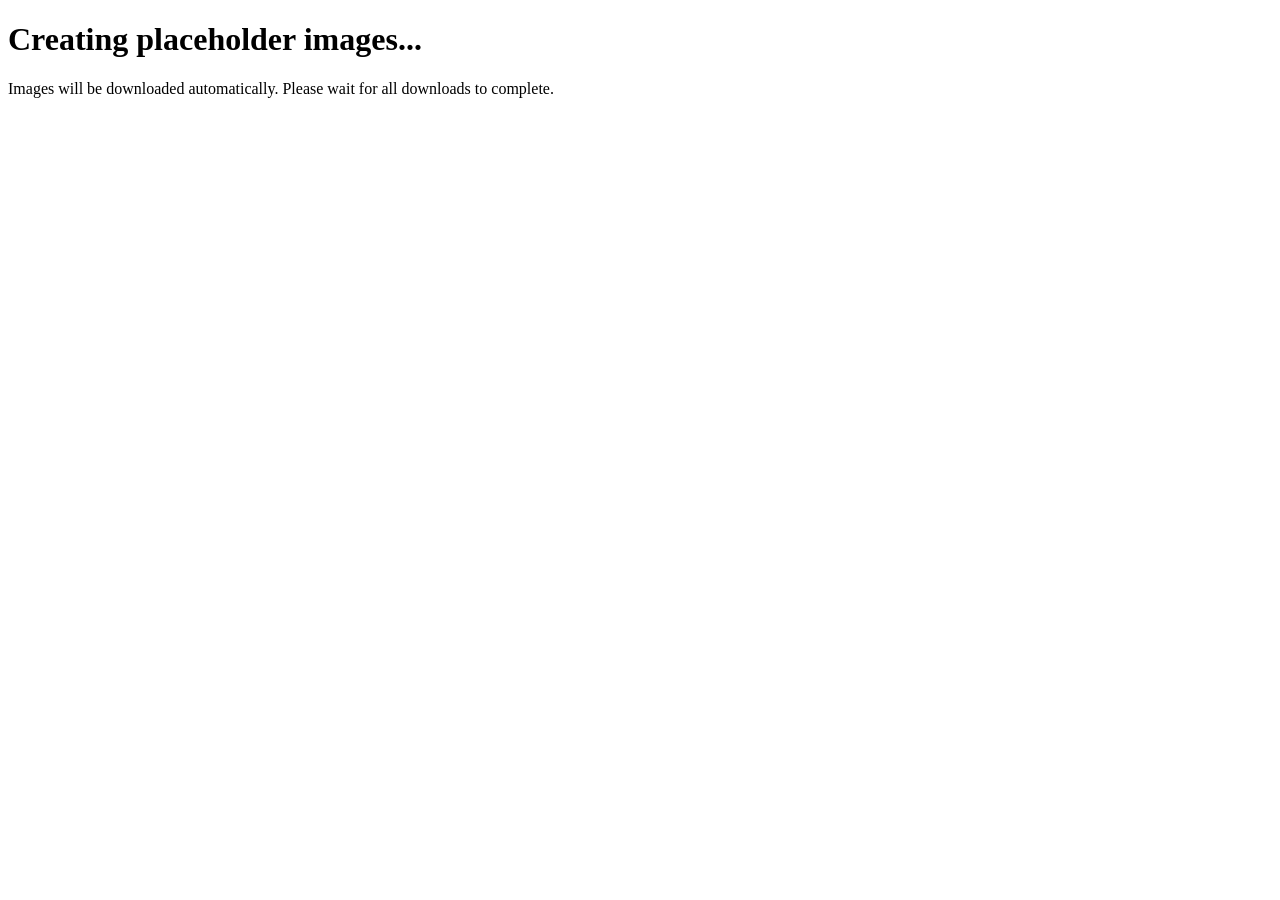
<file: create-placeholders.html>
<!DOCTYPE html>
<html>
<head>
    <title>Create Placeholder Images</title>
</head>
<body>
    <script>
        // Function to create and download placeholder images
        function createPlaceholder(filename, width, height, text, bgColor = '#FFE5CC') {
            const canvas = document.createElement('canvas');
            canvas.width = width;
            canvas.height = height;
            const ctx = canvas.getContext('2d');
            
            // Fill background
            ctx.fillStyle = bgColor;
            ctx.fillRect(0, 0, width, height);
            
            // Add border
            ctx.strokeStyle = '#D4A017';
            ctx.lineWidth = 4;
            ctx.strokeRect(2, 2, width - 4, height - 4);
            
            // Add text
            ctx.fillStyle = '#2C2C2C';
            ctx.font = 'bold 24px Arial';
            ctx.textAlign = 'center';
            ctx.textBaseline = 'middle';
            ctx.fillText(text, width / 2, height / 2);
            
            // Download
            const link = document.createElement('a');
            link.download = filename;
            link.href = canvas.toDataURL();
            link.click();
        }
        
        // Create all placeholder images
        const placeholders = [
            // Main images
            { name: 'images/logo.svg', width: 200, height: 50, text: 'Akshardhama Logo' },
            { name: 'images/hero-classroom.jpg', width: 800, height: 600, text: 'Hero Classroom' },
            { name: 'images/playschool.jpg', width: 400, height: 300, text: 'Playschool' },
            { name: 'images/lkg.jpg', width: 400, height: 300, text: 'LKG Class' },
            { name: 'images/ukg.jpg', width: 400, height: 300, text: 'UKG Class' },
            { name: 'images/playschool-detail.jpg', width: 400, height: 300, text: 'Playschool Detail' },
            { name: 'images/lkg-detail.jpg', width: 400, height: 300, text: 'LKG Detail' },
            { name: 'images/ukg-detail.jpg', width: 400, height: 300, text: 'UKG Detail' },
            { name: 'images/about-classroom.jpg', width: 600, height: 400, text: 'About Classroom' },
            { name: 'images/teacher-1.jpg', width: 300, height: 300, text: 'Teacher 1' },
            { name: 'images/teacher-2.jpg', width: 300, height: 300, text: 'Teacher 2' },
            { name: 'images/teacher-3.jpg', width: 300, height: 300, text: 'Teacher 3' },
            { name: 'images/facility-1.jpg', width: 400, height: 300, text: 'Facility 1' },
            { name: 'images/facility-2.jpg', width: 400, height: 300, text: 'Facility 2' },
            
            // Gallery images
            { name: 'images/gallery/classroom-1.jpg', width: 400, height: 300, text: 'Classroom 1' },
            { name: 'images/gallery/playground-1.jpg', width: 400, height: 300, text: 'Playground 1' },
            { name: 'images/gallery/art-1.jpg', width: 400, height: 300, text: 'Art Activity' },
            { name: 'images/gallery/story-time.jpg', width: 400, height: 300, text: 'Story Time' },
            { name: 'images/gallery/science.jpg', width: 400, height: 300, text: 'Science Activity' },
            { name: 'images/gallery/festival.jpg', width: 400, height: 300, text: 'Festival' },
            { name: 'images/gallery/outdoor-play.jpg', width: 400, height: 300, text: 'Outdoor Play' },
            { name: 'images/gallery/learning-centers.jpg', width: 400, height: 300, text: 'Learning Centers' },
            { name: 'images/gallery/music.jpg', width: 400, height: 300, text: 'Music Class' },
            { name: 'images/gallery/sports-day.jpg', width: 400, height: 300, text: 'Sports Day' },
            { name: 'images/gallery/teachers.jpg', width: 400, height: 300, text: 'Teachers' },
            { name: 'images/gallery/drama.jpg', width: 400, height: 300, text: 'Drama Class' },
            
            // Other images
            { name: 'images/video-thumbnail.jpg', width: 800, height: 450, text: 'Video Thumbnail' },
            { name: 'images/map-placeholder.jpg', width: 800, height: 400, text: 'Map Location' }
        ];
        
        // Create images with delay to avoid overwhelming the browser
        placeholders.forEach((placeholder, index) => {
            setTimeout(() => {
                createPlaceholder(placeholder.name, placeholder.width, placeholder.height, placeholder.text);
            }, index * 200);
        });
    </script>
    <h1>Creating placeholder images...</h1>
    <p>Images will be downloaded automatically. Please wait for all downloads to complete.</p>
</body>
</html>
</file>
<file: styles.css>
/* CSS Variables - Color Tokens */
:root {
    /* Primary Colors - Vibrant Mustard Yellow & Orange Palette */
    --mustard-500: #E6B422;
    --mustard-700: #D4A017;
    --orange-500: #FF9500;
    --orange-600: #FF8000;
    --orange-700: #E67300;
    
    /* Supporting Colors */
    --peach-200: #FFEEDD;
    --peach-100: #FFF5E6;
    --warm-gray-100: #FAF8F5;
    --warm-gray-200: #F2EDE6;
    --warm-gray-300: #E8E0D6;
    --warm-gray-400: #D6CFC5;
    --warm-gray-600: #8B8680;
    --charcoal-900: #1A1A1A;
    --charcoal-800: #333333;
    
    /* Semantic Colors */
    --success: #28A745;
    --error: #DC3545;
    --warning: #FFC107;
    
    /* Typography */
    --font-heading: 'Poppins', sans-serif;
    --font-body: 'Inter', sans-serif;
    
    /* Spacing Scale */
    --space-xs: 0.25rem;   /* 4px */
    --space-sm: 0.5rem;    /* 8px */
    --space-md: 1rem;      /* 16px */
    --space-lg: 1.5rem;    /* 24px */
    --space-xl: 2rem;      /* 32px */
    --space-2xl: 3rem;     /* 48px */
    --space-3xl: 4rem;     /* 64px */
    
    /* Border Radius */
    --radius-sm: 0.375rem;  /* 6px */
    --radius-md: 0.5rem;    /* 8px */
    --radius-lg: 0.75rem;   /* 12px */
    --radius-xl: 1rem;      /* 16px */
    
    /* Shadows */
    --shadow-sm: 0 1px 2px 0 rgba(0, 0, 0, 0.05);
    --shadow-md: 0 4px 6px -1px rgba(0, 0, 0, 0.1), 0 2px 4px -1px rgba(0, 0, 0, 0.06);
    --shadow-lg: 0 10px 15px -3px rgba(0, 0, 0, 0.1), 0 4px 6px -2px rgba(0, 0, 0, 0.05);
    --shadow-xl: 0 20px 25px -5px rgba(0, 0, 0, 0.1), 0 10px 10px -5px rgba(0, 0, 0, 0.04);
    
    /* Breakpoints */
    --breakpoint-sm: 640px;
    --breakpoint-md: 768px;
    --breakpoint-lg: 1024px;
    --breakpoint-xl: 1280px;
    --breakpoint-2xl: 1440px;
}

/* Reset and Base Styles */
* {
    margin: 0;
    padding: 0;
    box-sizing: border-box;
}

html {
    scroll-behavior: smooth;
}

body {
    font-family: var(--font-body);
    font-size: 16px;
    line-height: 1.6;
    color: var(--charcoal-900);
    background-color: #F0EAD6; /* Creamy Mustard */
    position: relative;
    -webkit-font-smoothing: antialiased;
    -moz-osx-font-smoothing: grayscale;
    overflow-x: hidden;
}

body::before {
    content: "Akshardhama Learn Play Grow ॐ शान्तिः Explore अ इ क ख ग घ म प न";
    position: fixed;
    top: -50%; left: -50%;
    width: 200%; height: 200%;
    font-size: 15vw;
    font-weight: 700;
    font-family: var(--font-heading);
    color: rgba(0, 0, 0, 0.03);
    z-index: -2;
    text-align: center;
    line-height: 1.2;
    word-break: break-word;
    user-select: none;
    transform: rotate(-15deg);
    animation: subtle-scroll 120s linear infinite;
    text-transform: uppercase;
    pointer-events: none;
}

body::after {
    content: "";
    position: fixed;
    top: 0; left: 0; right: 0; bottom: 0;
    z-index: -1;
    pointer-events: none;
    background-image:
        radial-gradient(ellipse 40% 80% at 20% 80%, transparent 40%, rgba(0,0,0,0.02) 41%, transparent 42%),
        radial-gradient(ellipse 40% 80% at 80% 20%, transparent 40%, rgba(0,0,0,0.02) 41%, transparent 42%),
        radial-gradient(circle at 50% 50%, rgba(0,0,0,0.03) 3%, transparent 4%),
        radial-gradient(circle at 50% 50%, rgba(0,0,0,0.02) 6%, transparent 7%);
    background-size:
        300px 300px, 300px 300px,
        200px 200px, 200px 200px;
    background-repeat: no-repeat;
    animation: subtle-rotate 200s linear infinite;
    opacity: 0.9;
}

main > section {
    padding: var(--space-2xl) 0;
}

img {
    max-width: 100%;
    height: auto;
    display: block;
}

a {
    color: var(--orange-500);
    text-decoration: none;
    transition: color 0.2s ease;
}

a:hover {
    color: var(--orange-600);
}

/* Container */
.container {
    max-width: 1200px;
    margin: 0 auto;
    padding: 0 var(--space-md);
}

@media (min-width: 768px) {
    .container {
        padding: 0 var(--space-lg);
    }
}

/* Typography */
h1, h2, h3, h4, h5, h6 {
    font-family: var(--font-heading);
    font-weight: 600;
    line-height: 1.2;
    color: var(--charcoal-900);
}

h1 {
    font-size: 2.5rem;
    font-weight: 700;
}

h2 {
    font-size: 2rem;
    font-weight: 700;
}

h3 {
    font-size: 1.5rem;
}

h4 {
    font-size: 1.25rem;
}

p {
    margin-bottom: var(--space-md);
}

/* Header & Navigation */
.header {
    background-color: rgba(240, 234, 214, 0.8); /* Creamy Mustard with transparency */
    backdrop-filter: blur(10px);
    box-shadow: var(--shadow-sm);
    position: sticky;
    top: 0;
    z-index: 1000;
}

.nav-container {
    display: flex;
    justify-content: space-between;
    align-items: center;
    padding: var(--space-md) 0;
    max-width: 1200px;
    margin: 0 auto;
    padding-left: var(--space-md);
    padding-right: var(--space-md);
}

.logo img {
    height: 50px;
    width: auto;
}

.nav-menu {
    display: flex;
    list-style: none;
    gap: var(--space-xl);
}

.nav-link {
    font-family: var(--font-heading);
    font-weight: 500;
    color: var(--charcoal-800);
    padding: var(--space-sm) var(--space-md);
    border-radius: var(--radius-md);
    transition: all 0.3s ease;
}

.nav-link:hover,
.nav-link.active {
    color: var(--orange-500);
    background-color: var(--peach-100);
}

.mobile-menu-toggle {
    display: none;
    flex-direction: column;
    background: none;
    border: none;
    cursor: pointer;
    padding: var(--space-sm);
    z-index: 1001;
}

.mobile-menu-toggle span {
    width: 25px;
    height: 3px;
    background-color: var(--charcoal-900);
    margin: 3px 0;
    transition: 0.3s;
    border-radius: 2px;
}

/* Mobile Menu Overlay */
.mobile-menu {
    display: none;
    position: fixed;
    top: 0;
    left: -100%;
    width: 80%;
    height: 100vh;
    background: white;
    box-shadow: var(--shadow-xl);
    z-index: 1000;
    transition: left 0.3s ease;
    padding: var(--space-xl);
}

.mobile-menu.active {
    display: block;
    left: 0;
}

.mobile-menu-nav {
    display: flex;
    flex-direction: column;
    gap: var(--space-lg);
    margin-top: var(--space-2xl);
}

.mobile-menu-close {
    position: absolute;
    top: var(--space-lg);
    right: var(--space-lg);
    background: none;
    border: none;
    font-size: 2rem;
    cursor: pointer;
    color: var(--charcoal-900);
}

@media (max-width: 768px) {
    .nav-menu {
        display: none;
    }
    
    .mobile-menu-toggle {
        display: flex;
    }
}

/* Section Spacing */
.section-padding {
    padding: var(--space-3xl) 0;
}

/* Single Page Section Anchors */
section[id] {
    scroll-margin-top: 80px; /* Account for sticky header */
}

/* Buttons */
.btn {
    display: inline-flex;
    align-items: center;
    justify-content: center;
    padding: var(--space-md) var(--space-xl);
    font-family: var(--font-heading);
    font-weight: 600;
    font-size: 1rem;
    border: none;
    border-radius: var(--radius-lg);
    cursor: pointer;
    text-decoration: none;
    transition: all 0.2s ease;
    min-height: 48px;
}

.btn-primary {
    background-color: var(--orange-500);
    color: white;
}

.btn-primary:hover {
    background-color: var(--orange-600);
    transform: translateY(-1px);
    box-shadow: var(--shadow-md);
}

.btn-secondary {
    background-color: transparent;
    color: var(--orange-500);
    border: 2px solid var(--orange-500);
}

.btn-secondary:hover {
    background-color: var(--orange-500);
    color: white;
    transform: translateY(-1px);
}

.btn-outline {
    background-color: transparent;
    color: var(--mustard-500);
    border: 2px solid var(--mustard-500);
}

.btn-outline:hover {
    background-color: var(--mustard-500);
    color: white;
}

.btn-large {
    padding: var(--space-lg) var(--space-2xl);
    font-size: 1.125rem;
}

.btn-link {
    color: var(--orange-500);
    font-weight: 600;
    text-decoration: none;
    display: inline-flex;
    align-items: center;
    gap: var(--space-xs);
    transition: gap 0.2s ease;
}

.btn-link:hover {
    gap: var(--space-sm);
}

/* Hero Section */
.hero {
    background: transparent;
    padding: var(--space-3xl) 0;
    position: relative;
    overflow: hidden;
}

@keyframes subtle-scroll {
    from {
        transform: rotate(-15deg) translate(0, 0);
    }
    to {
        transform: rotate(-15deg) translate(-10%, -10%);
    }
}

@keyframes subtle-rotate {
    from {
        transform: rotate(0deg);
    }
    to {
        transform: rotate(360deg);
    }
}

.hero-container {
    max-width: 1200px;
    margin: 0 auto;
    padding: 0 var(--space-md);
    display: grid;
    grid-template-columns: 1fr;
    gap: var(--space-2xl);
    align-items: center;
    position: relative;
    z-index: 2;
}

@media (min-width: 768px) {
    .hero-container {
        grid-template-columns: 1fr 1fr;
        padding: 0 var(--space-lg);
    }
}

.hero-title {
    font-size: 2.5rem;
    font-weight: 700;
    color: var(--charcoal-900);
    margin-bottom: var(--space-lg);
    line-height: 1.2;
}

@media (min-width: 768px) {
    .hero-title {
        font-size: 3rem;
    }
}

.hero-subtitle {
    font-size: 1.25rem;
    color: var(--charcoal-800);
    margin-bottom: var(--space-xl);
    line-height: 1.5;
}

.hero-actions {
    display: flex;
    flex-direction: column;
    gap: var(--space-md);
}

@media (min-width: 640px) {
    .hero-actions {
        flex-direction: row;
    }
}

.hero-image img {
    border-radius: var(--radius-xl);
    box-shadow: var(--shadow-xl);
}

/* Page Hero */
.page-hero {
    background: linear-gradient(135deg, var(--mustard-500) 0%, var(--orange-500) 100%);
    color: white;
    padding: var(--space-3xl) 0;
    text-align: center;
}

.page-hero h1 {
    font-size: 2.5rem;
    color: white;
    margin-bottom: var(--space-md);
}

.page-hero p {
    font-size: 1.25rem;
    opacity: 0.9;
    max-width: 600px;
    margin: 0 auto;
}

/* Trust Section */
.trust-section {
    padding: var(--space-3xl) 0;
    background-color: transparent;
}

.trust-grid {
    display: grid;
    grid-template-columns: 1fr;
    gap: var(--space-xl);
    margin-top: var(--space-2xl);
}

@media (min-width: 768px) {
    .trust-grid {
        grid-template-columns: repeat(3, 1fr);
    }
}

.trust-item {
    text-align: center;
    padding: var(--space-xl);
    border-radius: var(--radius-lg);
    background-color: rgba(255, 255, 255, 0.4); /* Visible container even without hover */
    box-shadow: var(--shadow-sm);
    border: 1px solid rgba(0, 0, 0, 0.05);
    transition: all 0.4s cubic-bezier(0.4, 0, 0.2, 1);
}

.trust-item:hover {
    transform: translateY(-2px);
}

.trust-icon {
    width: 60px;
    height: 60px;
    margin: 0 auto var(--space-lg);
    background-color: var(--peach-100);
    border-radius: 50%;
    display: flex;
    align-items: center;
    justify-content: center;
}

.trust-icon img {
    width: 30px;
    height: 30px;
}

.trust-item h3 {
    font-size: 1.25rem;
    margin-bottom: var(--space-md);
    color: var(--charcoal-900);
}

.trust-item p {
    color: var(--charcoal-800);
    font-size: 0.95rem;
}

/* Section Titles */
.section-title {
    text-align: center;
    font-size: 2rem;
    margin-bottom: var(--space-2xl);
    color: var(--charcoal-900);
}

/* Programs Preview */
.programs-preview {
    padding: var(--space-3xl) 0;
    background-color: transparent;
}

.programs-grid {
    display: grid;
    grid-template-columns: 1fr;
    gap: var(--space-xl);
    margin-top: var(--space-2xl);
}

@media (min-width: 768px) {
    .programs-grid {
        grid-template-columns: repeat(3, 1fr);
    }
}

/* Program card - static with subtle hover effects */
.program-card {
    background-color: white;
    border-radius: var(--radius-lg);
    box-shadow: var(--shadow-md);
    cursor: pointer;
    transition: none !important;
    animation: none !important;
    opacity: 1 !important;
    transform: none !important;
}

/* Add subtle hover effects */
.program-card:hover {
    transform: translateY(-3px) !important;
    box-shadow: 0 8px 20px rgba(255, 149, 0, 0.15) !important;
    cursor: pointer;
    transition: none !important;
    animation: none !important;
    opacity: 1 !important;
}

.program-card * {
    cursor: pointer;
}

.program-card:hover * {
    cursor: pointer;
}

.program-card .program-image,
.program-card .program-content,
.program-card .program-image img,
.program-card h3,
.program-card p,
.program-card .btn {
    cursor: pointer;
    transition: none !important;
    animation: none !important;
    opacity: 1 !important;
    transform: none !important;
}

.program-card:hover .program-image img {
    transform: scale(1.03) !important;
    filter: brightness(1.05) !important;
}

.program-card .btn-outline {
    cursor: pointer;
}

/* Remove stagger animations from program cards */
.stagger-item {
    transition: none !important;
    animation: none !important;
    opacity: 1 !important;
    transform: none !important;
}

.programs-grid .stagger-item {
    transition: none !important;
    animation: none !important;
    opacity: 1 !important;
    transform: none !important;
}

.program-image {
    height: 200px;
}

.program-image img {
    width: 100%;
    height: 100%;
    object-fit: cover;
}

.program-content {
    padding: var(--space-lg);
}

.program-content h3 {
    font-size: 1.5rem;
    margin-bottom: var(--space-sm);
    color: var(--charcoal-900);
}

.program-content p:first-of-type {
    color: var(--mustard-500);
    font-weight: 600;
    margin-bottom: var(--space-md);
}

.program-content p:last-of-type {
    color: var(--charcoal-800);
    margin-bottom: var(--space-lg);
}

/* CTA Section */
.cta-section,
.enrollment-cta,
.about-cta,
.admissions-cta,
.gallery-cta {
    background: linear-gradient(135deg, var(--mustard-500) 0%, var(--orange-500) 100%);
    color: white;
    padding: var(--space-3xl) 0;
    text-align: center;
}

.cta-content h2 {
    font-size: 2rem;
    color: white;
    margin-bottom: var(--space-lg);
}

.cta-content p {
    font-size: 1.125rem;
    margin-bottom: var(--space-xl);
    opacity: 0.9;
}

.cta-actions {
    display: flex;
    flex-direction: column;
    gap: var(--space-md);
    justify-content: center;
}

@media (min-width: 640px) {
    .cta-actions {
        flex-direction: row;
    }
}

.cta-actions .btn-secondary {
    border-color: white;
    color: white;
}

.cta-actions .btn-secondary:hover {
    background-color: white;
    color: var(--orange-500);
}

/* Footer */
.footer {
    background-color: var(--charcoal-900);
    color: white;
    padding: var(--space-3xl) 0 var(--space-lg);
}

.footer-content {
    display: grid;
    grid-template-columns: 1fr;
    gap: var(--space-xl);
    margin-bottom: var(--space-xl);
}

@media (min-width: 768px) {
    .footer-content {
        grid-template-columns: repeat(3, 1fr);
    }
}

.footer-section h4 {
    font-size: 1.125rem;
    margin-bottom: var(--space-lg);
    color: white;
}

.footer-section ul {
    list-style: none;
}

.footer-section ul li {
    margin-bottom: var(--space-sm);
}

.footer-section a {
    color: var(--warm-gray-300);
    transition: color 0.2s ease;
}

.footer-section a:hover {
    color: var(--orange-500);
}

.footer-logo img {
    height: 40px;
    margin-bottom: var(--space-md);
}

.footer-bottom {
    border-top: 1px solid var(--warm-gray-600);
    padding-top: var(--space-lg);
    text-align: center;
    color: var(--warm-gray-400);
}

/* Programs Detail Page */
.programs-detail {
    padding: var(--space-3xl) 0;
    background-color: transparent;
}

.program-detail-card {
    background-color: var(--warm-gray-100);
    border-radius: var(--radius-xl);
    padding: var(--space-2xl);
    margin-bottom: var(--space-2xl);
    display: grid;
    grid-template-columns: 1fr;
    gap: var(--space-xl);
    align-items: center;
}

@media (min-width: 768px) {
    .program-detail-card {
        grid-template-columns: 2fr 1fr;
    }
}

.program-detail-header {
    display: flex;
    align-items: center;
    gap: var(--space-md);
    margin-bottom: var(--space-lg);
}

.age-range {
    background-color: var(--orange-500);
    color: white;
    padding: var(--space-sm) var(--space-md);
    border-radius: var(--radius-md);
    font-size: 0.875rem;
    font-weight: 600;
}

.program-overview {
    font-size: 1.125rem;
    color: var(--charcoal-800);
    margin-bottom: var(--space-xl);
    line-height: 1.6;
}

.program-features {
    display: grid;
    grid-template-columns: 1fr;
    gap: var(--space-xl);
    margin-bottom: var(--space-lg);
}

@media (min-width: 640px) {
    .program-features {
        grid-template-columns: repeat(2, 1fr);
    }
}

.feature-column h3 {
    font-size: 1.125rem;
    color: var(--mustard-500);
    margin-bottom: var(--space-md);
}

.feature-column ul {
    list-style: none;
}

.feature-column li {
    padding-left: var(--space-lg);
    position: relative;
    margin-bottom: var(--space-sm);
    color: var(--charcoal-800);
}

.feature-column li:before {
    content: "•";
    color: var(--orange-500);
    font-weight: bold;
    position: absolute;
    left: 0;
}

.program-meta {
    display: flex;
    justify-content: space-between;
    align-items: center;
    flex-wrap: wrap;
    gap: var(--space-md);
}

.fee-info {
    font-weight: 600;
    color: var(--charcoal-900);
}

.program-detail-image img {
    border-radius: var(--radius-lg);
    box-shadow: var(--shadow-lg);
}

/* About Page */
.about-intro {
    padding: var(--space-3xl) 0;
    background-color: transparent;
}

.about-content {
    display: grid;
    grid-template-columns: 1fr;
    gap: var(--space-2xl);
    align-items: center;
}

@media (min-width: 768px) {
    .about-content {
        grid-template-columns: 3fr 2fr;
    }
}

.about-text h2 {
    font-size: 2rem;
    margin-bottom: var(--space-lg);
    color: var(--charcoal-900);
}

.about-text p {
    font-size: 1.0625rem;
    line-height: 1.7;
    color: var(--charcoal-800);
    margin-bottom: var(--space-lg);
}

.mission-statement {
    background-color: var(--peach-100);
    padding: var(--space-xl);
    border-radius: var(--radius-lg);
    border-left: 4px solid var(--orange-500);
    margin-top: var(--space-xl);
}

.mission-statement h3 {
    color: var(--mustard-500);
    margin-bottom: var(--space-md);
}

.mission-text {
    font-size: 1.125rem;
    font-style: italic;
    color: var(--charcoal-900);
}

.about-image img {
    border-radius: var(--radius-xl);
    box-shadow: var(--shadow-xl);
}

/* Values Section */
.values-section {
    padding: var(--space-3xl) 0;
    background-color: transparent;
}

.values-grid {
    display: grid;
    grid-template-columns: 1fr;
    gap: var(--space-xl);
    margin-top: var(--space-2xl);
}

@media (min-width: 768px) {
    .values-grid {
        grid-template-columns: repeat(2, 1fr);
    }
}

@media (min-width: 1024px) {
    .values-grid {
        grid-template-columns: repeat(4, 1fr);
    }
}

.value-card {
    background-color: white;
    padding: var(--space-xl);
    border-radius: var(--radius-lg);
    text-align: center;
    box-shadow: var(--shadow-md);
    transition: transform 0.2s ease;
}

.value-card:hover {
    transform: translateY(-2px);
}

.value-icon {
    width: 60px;
    height: 60px;
    margin: 0 auto var(--space-lg);
    background-color: var(--peach-100);
    border-radius: 50%;
    display: flex;
    align-items: center;
    justify-content: center;
}

.value-icon img {
    width: 30px;
    height: 30px;
}

.value-card h3 {
    font-size: 1.125rem;
    margin-bottom: var(--space-md);
    color: var(--charcoal-900);
}

.value-card p {
    font-size: 0.95rem;
    color: var(--charcoal-800);
}

/* Teachers Section */
.teachers-section {
    padding: var(--space-3xl) 0;
    background-color: transparent;
}

.teachers-grid {
    display: grid;
    grid-template-columns: 1fr;
    gap: var(--space-xl);
    margin-top: var(--space-2xl);
}

@media (min-width: 768px) {
    .teachers-grid {
        grid-template-columns: repeat(3, 1fr);
    }
}

.teacher-card {
    background-color: var(--warm-gray-100);
    border-radius: var(--radius-lg);
    overflow: hidden;
    box-shadow: var(--shadow-md);
}

.teacher-image {
    height: 200px;
    overflow: hidden;
}

.teacher-image img {
    width: 100%;
    height: 100%;
    object-fit: cover;
}

.teacher-info {
    padding: var(--space-lg);
}

.teacher-info h3 {
    font-size: 1.25rem;
    margin-bottom: var(--space-xs);
    color: var(--charcoal-900);
}

.teacher-role {
    color: var(--orange-500);
    font-weight: 600;
    margin-bottom: var(--space-md);
}

.teacher-info p {
    font-size: 0.95rem;
    color: var(--charcoal-800);
    line-height: 1.5;
}

/* Facilities Section */
.facilities-section {
    padding: var(--space-3xl) 0;
    background-color: transparent;
}

.facilities-content {
    display: grid;
    grid-template-columns: 1fr;
    gap: var(--space-2xl);
    margin-top: var(--space-2xl);
}

@media (min-width: 768px) {
    .facilities-content {
        grid-template-columns: 1fr 1fr;
    }
}

.facilities-list {
    list-style: none;
    margin-top: var(--space-lg);
}

.facilities-list li {
    padding-left: var(--space-lg);
    position: relative;
    margin-bottom: var(--space-sm);
    color: var(--charcoal-800);
}

.facilities-list li:before {
    content: "";
    width: 6px;
    height: 11px;
    border: solid var(--success);
    border-width: 0 2px 2px 0;
    transform: rotate(45deg);
    top: 4px;
    color: var(--success);
    font-weight: bold;
    position: absolute;
    left: 0;
}

.facilities-images {
    display: grid;
    grid-template-columns: 1fr;
    gap: var(--space-md);
}

.facilities-images img {
    border-radius: var(--radius-lg);
    box-shadow: var(--shadow-md);
}

/* Admissions Page */
.admissions-process {
    padding: var(--space-3xl) 0;
    background-color: transparent;
}

.process-steps {
    display: grid;
    grid-template-columns: 1fr;
    gap: var(--space-lg);
    margin-top: var(--space-2xl);
}

@media (min-width: 768px) {
    .process-steps {
        grid-template-columns: repeat(5, 1fr);
    }
}

.step-card {
    text-align: center;
    padding: var(--space-lg);
    background-color: var(--warm-gray-100);
    border-radius: var(--radius-lg);
    transition: transform 0.2s ease;
}

.step-card:hover {
    transform: translateY(-2px);
}

.step-number {
    width: 50px;
    height: 50px;
    margin: 0 auto var(--space-lg);
    background-color: var(--orange-500);
    color: white;
    border-radius: 50%;
    display: flex;
    align-items: center;
    justify-content: center;
    font-size: 1.25rem;
    font-weight: 700;
}

.step-card h3 {
    font-size: 1.125rem;
    margin-bottom: var(--space-md);
    color: var(--charcoal-900);
}

.step-card p {
    font-size: 0.95rem;
    color: var(--charcoal-800);
}

/* Forms */
.admission-form-section,
.contact-form-section {
    padding: var(--space-3xl) 0;
    background-color: transparent;
}

.form-container,
.contact-form-container {
    max-width: 800px;
    margin: 0 auto;
    background-color: white;
    padding: var(--space-2xl);
    border-radius: var(--radius-xl);
    box-shadow: var(--shadow-lg);
}

.form-container h2,
.contact-form-container h2 {
    text-align: center;
    margin-bottom: var(--space-lg);
    color: var(--charcoal-900);
}

.form-intro {
    text-align: center;
    margin-bottom: var(--space-xl);
    color: var(--charcoal-800);
}

.form-section {
    margin-bottom: var(--space-xl);
}

.form-section h3 {
    font-size: 1.25rem;
    margin-bottom: var(--space-lg);
    color: var(--charcoal-900);
    border-bottom: 2px solid var(--peach-200);
    padding-bottom: var(--space-sm);
}

.form-row {
    display: grid;
    grid-template-columns: 1fr;
    gap: var(--space-lg);
    margin-bottom: var(--space-lg);
}

@media (min-width: 768px) {
    .form-row {
        grid-template-columns: 1fr 1fr;
    }
}

.form-group {
    margin-bottom: var(--space-lg);
}

.form-group label {
    display: block;
    font-weight: 600;
    margin-bottom: var(--space-sm);
    color: var(--charcoal-900);
}

.form-group input,
.form-group select,
.form-group textarea {
    width: 100%;
    padding: var(--space-md);
    border: 2px solid var(--warm-gray-300);
    border-radius: var(--radius-md);
    font-family: var(--font-body);
    font-size: 1rem;
    transition: border-color 0.2s ease;
}

.form-group input:focus,
.form-group select:focus,
.form-group textarea:focus {
    outline: none;
    border-color: var(--orange-500);
}

.form-group textarea {
    resize: vertical;
    min-height: 100px;
}

.error-message {
    color: var(--error);
    font-size: 0.875rem;
    margin-top: var(--space-xs);
    display: block;
}

.form-actions {
    display: flex;
    flex-direction: column;
    gap: var(--space-md);
}

@media (min-width: 640px) {
    .form-actions {
        flex-direction: row;
        justify-content: center;
    }
}

.success-message {
    text-align: center;
    padding: var(--space-xl);
    background-color: var(--peach-100);
    border-radius: var(--radius-lg);
    border-left: 4px solid var(--success);
}

.success-message h3 {
    color: var(--success);
    margin-bottom: var(--space-md);
}

/* Documents Section */
.documents-section {
    padding: var(--space-3xl) 0;
    background-color: transparent;
}

.documents-grid {
    display: grid;
    grid-template-columns: 1fr;
    gap: var(--space-xl);
    margin-top: var(--space-2xl);
}

@media (min-width: 768px) {
    .documents-grid {
        grid-template-columns: repeat(2, 1fr);
    }
}

@media (min-width: 1024px) {
    .documents-grid {
        grid-template-columns: repeat(4, 1fr);
    }
}

.document-card {
    text-align: center;
    padding: var(--space-xl);
    background-color: var(--warm-gray-100);
    border-radius: var(--radius-lg);
    transition: transform 0.2s ease;
}

.document-card:hover {
    transform: translateY(-2px);
}

.document-icon {
    width: 60px;
    height: 60px;
    margin: 0 auto var(--space-lg);
    background-color: var(--peach-100);
    border-radius: 50%;
    display: flex;
    align-items: center;
    justify-content: center;
}

.document-icon img {
    width: 30px;
    height: 30px;
}

.document-card h3 {
    font-size: 1.125rem;
    margin-bottom: var(--space-md);
    color: var(--charcoal-900);
}

.document-card p {
    font-size: 0.95rem;
    color: var(--charcoal-800);
}

/* Fee Structure */
.fee-structure {
    padding: var(--space-3xl) 0;
    background-color: transparent;
}

.fee-content {
    display: grid;
    grid-template-columns: 1fr;
    gap: var(--space-2xl);
    margin-top: var(--space-2xl);
}

@media (min-width: 1024px) {
    .fee-content {
        grid-template-columns: 2fr 1fr;
    }
}

.fee-table {
    background-color: white;
    border-radius: var(--radius-lg);
    overflow: hidden;
    box-shadow: var(--shadow-md);
}

.fee-table table {
    width: 100%;
    border-collapse: collapse;
}

.fee-table th,
.fee-table td {
    padding: var(--space-md);
    text-align: left;
    border-bottom: 1px solid var(--warm-gray-200);
}

.fee-table th {
    background-color: var(--mustard-500);
    color: white;
    font-weight: 600;
}

.fee-table tr:last-child td {
    border-bottom: none;
}

.fee-info {
    background-color: white;
    padding: var(--space-xl);
    border-radius: var(--radius-lg);
    box-shadow: var(--shadow-md);
}

.fee-info h3 {
    color: var(--charcoal-900);
    margin-bottom: var(--space-lg);
}

.fee-info ul {
    list-style: none;
    margin-bottom: var(--space-lg);
}

.fee-info li {
    padding-left: var(--space-lg);
    position: relative;
    margin-bottom: var(--space-sm);
    color: var(--charcoal-800);
}

.fee-info li:before {
    content: "";
    width: 6px;
    height: 11px;
    border: solid var(--success);
    border-width: 0 2px 2px 0;
    transform: rotate(45deg);
    top: 4px;
    color: var(--success);
    font-weight: bold;
    position: absolute;
    left: 0;
}

.fee-note {
    font-size: 0.95rem;
    color: var(--charcoal-800);
    font-style: italic;
}

/* Gallery Page */
.gallery-intro {
    padding: var(--space-3xl) 0;
    background-color: transparent;
}

.gallery-intro-content {
    text-align: center;
    max-width: 800px;
    margin: 0 auto;
}

.gallery-grid-section {
    padding: var(--space-3xl) 0;
    background-color: transparent;
}

.gallery-filters {
    display: flex;
    justify-content: center;
    flex-wrap: wrap;
    gap: var(--space-md);
    margin-bottom: var(--space-2xl);
}

.filter-btn {
    padding: var(--space-sm) var(--space-lg);
    border: 2px solid var(--warm-gray-300);
    background-color: white;
    color: var(--charcoal-800);
    border-radius: var(--radius-md);
    cursor: pointer;
    transition: all 0.2s ease;
    font-family: var(--font-heading);
    font-weight: 500;
}

.filter-btn.active,
.filter-btn:hover {
    background-color: var(--orange-500);
    color: white;
    border-color: var(--orange-500);
}

.gallery-grid {
    display: grid;
    grid-template-columns: repeat(auto-fit, minmax(300px, 1fr));
    gap: var(--space-lg);
}

.gallery-item {
    background-color: white;
    border-radius: var(--radius-lg);
    overflow: hidden;
    box-shadow: var(--shadow-md);
    transition: transform 0.2s ease;
}

.gallery-item:hover {
    transform: translateY(-4px);
}

.gallery-image {
    position: relative;
    height: 250px;
    overflow: hidden;
}

.gallery-image img {
    width: 100%;
    height: 100%;
    object-fit: cover;
    transition: transform 0.3s ease;
}

.gallery-item:hover .gallery-image img {
    transform: scale(1.05);
}

.gallery-overlay {
    position: absolute;
    bottom: 0;
    left: 0;
    right: 0;
    background: linear-gradient(to top, rgba(0,0,0,0.8), transparent);
    color: white;
    padding: var(--space-lg);
    transform: translateY(100%);
    transition: transform 0.3s ease;
}

.gallery-item:hover .gallery-overlay {
    transform: translateY(0);
}

.gallery-overlay h3 {
    font-size: 1.125rem;
    margin-bottom: var(--space-xs);
}

.gallery-overlay p {
    font-size: 0.875rem;
    opacity: 0.9;
}

/* Video Section */
.video-section {
    padding: var(--space-3xl) 0;
    background-color: transparent;
}

.video-container {
    max-width: 800px;
    margin: var(--space-2xl) auto 0;
}

.video-placeholder {
    position: relative;
    border-radius: var(--radius-lg);
    overflow: hidden;
    box-shadow: var(--shadow-xl);
    cursor: pointer;
}

.video-placeholder img {
    width: 100%;
    height: auto;
}

.video-play-button {
    position: absolute;
    top: 50%;
    left: 50%;
    transform: translate(-50%, -50%);
    width: 80px;
    height: 80px;
    background-color: var(--orange-500);
    border-radius: 50%;
    display: flex;
    align-items: center;
    justify-content: center;
    transition: background-color 0.2s ease;
}

.video-play-button:hover {
    background-color: var(--orange-600);
}

.video-play-button img {
    width: 30px;
    height: 30px;
    filter: brightness(0) invert(1);
}

.video-placeholder p {
    position: absolute;
    bottom: var(--space-lg);
    left: var(--space-lg);
    right: var(--space-lg);
    color: white;
    font-weight: 600;
    text-align: center;
}

/* Contact Page */
.contact-info-section {
    padding: var(--space-3xl) 0;
    background-color: transparent;
}

.contact-grid {
    display: grid;
    grid-template-columns: 1fr;
    gap: var(--space-xl);
    margin-top: var(--space-2xl);
}

@media (min-width: 768px) {
    .contact-grid {
        grid-template-columns: repeat(3, 1fr);
    }
}

.contact-card {
    text-align: center;
    padding: var(--space-xl);
    background-color: var(--warm-gray-100);
    border-radius: var(--radius-lg);
    transition: transform 0.2s ease;
}

.contact-card:hover {
    transform: translateY(-2px);
}

.contact-icon {
    width: 60px;
    height: 60px;
    margin: 0 auto var(--space-lg);
    background-color: var(--peach-100);
    border-radius: 50%;
    display: flex;
    align-items: center;
    justify-content: center;
}

.contact-icon img {
    width: 30px;
    height: 30px;
}

.contact-card h3 {
    font-size: 1.25rem;
    margin-bottom: var(--space-md);
    color: var(--charcoal-900);
}

.contact-card p {
    color: var(--charcoal-800);
    margin-bottom: var(--space-sm);
}

.contact-hours,
.contact-note {
    font-size: 0.875rem;
    color: var(--warm-gray-600);
    font-style: italic;
}

.contact-content {
    display: grid;
    grid-template-columns: 1fr;
    gap: var(--space-2xl);
    margin-top: var(--space-2xl);
}

@media (min-width: 1024px) {
    .contact-content {
        grid-template-columns: 3fr 2fr;
    }
}

.visit-info {
    background-color: white;
    padding: var(--space-xl);
    border-radius: var(--radius-lg);
    box-shadow: var(--shadow-md);
}

.visit-info h2 {
    margin-bottom: var(--space-lg);
    color: var(--charcoal-900);
}

.visit-highlights {
    display: grid;
    grid-template-columns: 1fr;
    gap: var(--space-lg);
    margin: var(--space-xl) 0;
}

@media (min-width: 768px) {
    .visit-highlights {
        grid-template-columns: repeat(3, 1fr);
    }
}

.highlight-item {
    text-align: center;
    padding: var(--space-lg);
    background-color: var(--warm-gray-100);
    border-radius: var(--radius-lg);
}

.highlight-item img {
    width: 40px;
    height: 40px;
    margin: 0 auto var(--space-md);
}

.highlight-item h3 {
    font-size: 1rem;
    margin-bottom: var(--space-sm);
    color: var(--charcoal-900);
}

.highlight-item p {
    font-size: 0.875rem;
    color: var(--charcoal-800);
}

.visit-schedule {
    background-color: var(--peach-100);
    padding: var(--space-lg);
    border-radius: var(--radius-lg);
    margin-bottom: var(--space-lg);
}

.visit-schedule h3 {
    color: var(--mustard-500);
    margin-bottom: var(--space-md);
}

.visit-schedule ul {
    list-style: none;
    margin-bottom: var(--space-md);
}

.visit-schedule li {
    padding-left: var(--space-lg);
    position: relative;
    margin-bottom: var(--space-sm);
    color: var(--charcoal-800);
}

.visit-schedule li:before {
    content: "•";
    color: var(--orange-500);
    font-weight: bold;
    position: absolute;
    left: 0;
}

.visit-note {
    font-size: 0.875rem;
    color: var(--charcoal-800);
    font-style: italic;
}

.quick-visit-actions {
    display: flex;
    flex-direction: column;
    gap: var(--space-md);
}

@media (min-width: 640px) {
    .quick-visit-actions {
        flex-direction: row;
    }
}

/* Map Section */
.map-section {
    padding: var(--space-3xl) 0;
    background-color: transparent;
}

.map-container {
    margin-top: var(--space-2xl);
}

.map-placeholder {
    position: relative;
    border-radius: var(--radius-lg);
    overflow: hidden;
    box-shadow: var(--shadow-xl);
}

.map-placeholder img {
    width: 100%;
    height: 400px;
    object-fit: cover;
}

.map-overlay {
    position: absolute;
    bottom: var(--space-lg);
    left: var(--space-lg);
    background-color: white;
    padding: var(--space-lg);
    border-radius: var(--radius-lg);
    box-shadow: var(--shadow-lg);
    max-width: 300px;
}

.map-overlay h3 {
    font-size: 1.125rem;
    margin-bottom: var(--space-sm);
    color: var(--charcoal-900);
}

.map-overlay p {
    font-size: 0.95rem;
    color: var(--charcoal-800);
    margin-bottom: var(--space-md);
}

/* FAQ Section */
.faq-section {
    padding: var(--space-3xl) 0;
    background-color: transparent;
}

.faq-grid {
    display: grid;
    grid-template-columns: 1fr;
    gap: var(--space-lg);
    margin-top: var(--space-2xl);
}

@media (min-width: 768px) {
    .faq-grid {
        grid-template-columns: repeat(2, 1fr);
    }
}

@media (min-width: 1024px) {
    .faq-grid {
        grid-template-columns: repeat(3, 1fr);
    }
}

.faq-item {
    background-color: white;
    padding: var(--space-lg);
    border-radius: var(--radius-lg);
    box-shadow: var(--shadow-md);
    transition: transform 0.2s ease;
}

.faq-item:hover {
    transform: translateY(-2px);
}

.faq-item h3 {
    font-size: 1.0625rem;
    margin-bottom: var(--space-md);
    color: var(--charcoal-900);
}

.faq-item p {
    font-size: 0.95rem;
    color: var(--charcoal-800);
    line-height: 1.5;
}

/* Responsive Utilities */
@media (max-width: 640px) {
    .hero-title {
        font-size: 2rem;
    }
    
    .page-hero h1 {
        font-size: 2rem;
    }
    
    .section-title {
        font-size: 1.5rem;
    }
    
    .container {
        padding: 0 var(--space-sm);
    }
}

/* Print Styles */
@media print {
    .header,
    .footer,
    .cta-section,
    .btn,
    .mobile-menu-toggle {
        display: none;
    }
    
    body {
        font-size: 12pt;
        line-height: 1.4;
    }
    
    .container {
        max-width: none;
        padding: 0;
    }
}

/* Animation Keyframes */
@keyframes flipIn {
    from {
        transform: perspective(400px) rotateY(-90deg);
        opacity: 0;
    }
    to {
        transform: perspective(400px) rotateY(0deg);
        opacity: 1;
    }
}

@keyframes slideInUp {
    from {
        transform: translateY(30px);
        opacity: 0;
    }
    to {
        transform: translateY(0);
        opacity: 1;
    }
}

@keyframes slideInLeft {
    from {
        transform: translateX(-50px);
        opacity: 0;
    }
    to {
        transform: translateX(0);
        opacity: 1;
    }
}

@keyframes slideInRight {
    from {
        transform: translateX(50px);
        opacity: 0;
    }
    to {
        transform: translateX(0);
        opacity: 1;
    }
}

@keyframes fadeInScale {
    from {
        transform: scale(0.8);
        opacity: 0;
    }
    to {
        transform: scale(1);
        opacity: 1;
    }
}

@keyframes bounce {
    0%, 20%, 50%, 80%, 100% {
        transform: translateY(0);
    }
    40% {
        transform: translateY(-10px);
    }
    60% {
        transform: translateY(-5px);
    }
}

@keyframes pulse {
    0% {
        transform: scale(1);
    }
    50% {
        transform: scale(1.05);
    }
    100% {
        transform: scale(1);
    }
}

@keyframes float {
    0%, 100% {
        transform: translateY(0px);
    }
    50% {
        transform: translateY(-10px);
    }
}

@keyframes shake {
    0%, 100% {
        transform: translateX(0);
    }
    10%, 30%, 50%, 70%, 90% {
        transform: translateX(-5px);
    }
    20%, 40%, 60%, 80% {
        transform: translateX(5px);
    }
}

/* Animated Elements */
.animate-flip {
    animation: flipIn 0.8s ease-out;
    transform-style: preserve-3d;
    backface-visibility: hidden;
}

.animate-slide-up {
    animation: slideInUp 0.6s ease-out;
}

.animate-slide-left {
    animation: slideInLeft 0.6s ease-out;
}

.animate-slide-right {
    animation: slideInRight 0.6s ease-out;
}

.animate-fade-scale {
    animation: fadeInScale 0.5s ease-out;
}

.animate-bounce {
    animation: bounce 2s infinite;
}

.animate-pulse {
    animation: pulse 2s infinite;
}

.animate-float {
    animation: float 3s ease-in-out infinite;
}

.animate-shake:hover {
    animation: shake 0.5s;
}

/* Enhanced Card Animations */
.program-card,
.teacher-card,
.value-card,
.trust-item,
.contact-card,
.step-card,
.document-card,
.faq-item {
    transition: all 0.4s cubic-bezier(0.4, 0, 0.2, 1);
    transform-style: preserve-3d;
    position: relative;
}

.program-card:hover {
    transform: translateY(-8px) rotateX(2deg);
    box-shadow: 0 20px 40px rgba(0, 0, 0, 0.15);
}

.program-card:hover .program-image img {
    transform: scale(1.1) rotate(1deg);
    transition: transform 0.6s ease;
}

.teacher-card:hover {
    transform: translateY(-10px) scale(1.02);
    box-shadow: 0 25px 50px rgba(0, 0, 0, 0.2);
}

.teacher-card:hover .teacher-image img {
    transform: scale(1.15);
    filter: brightness(1.1);
    transition: all 0.5s ease;
}

.value-card:hover {
    transform: translateY(-6px) rotateY(5deg);
    background: linear-gradient(135deg, var(--peach-100) 0%, white 100%);
}

.value-card:hover .value-icon {
    transform: scale(1.2) rotate(360deg);
    transition: all 0.8s ease;
}

.trust-item:hover {
    transform: translateY(-5px);
    background: linear-gradient(135deg, var(--orange-500) 0%, var(--mustard-500) 100%);
    color: white;
}

.trust-item:hover .trust-icon {
    background-color: white;
    transform: scale(1.1);
}

.trust-item:hover h3,
.trust-item:hover p {
    color: white;
    transform: translateY(-2px);
}

.contact-card:hover {
    transform: translateY(-8px) scale(1.03);
    box-shadow: 0 20px 40px rgba(0, 0, 0, 0.15);
}

.contact-card:hover .contact-icon {
    transform: scale(1.15) rotate(10deg);
    background: linear-gradient(135deg, var(--orange-500), var(--mustard-500));
}

.step-card:hover {
    transform: translateY(-10px) rotateZ(2deg);
    background: linear-gradient(135deg, var(--mustard-500) 0%, var(--orange-500) 100%);
    color: white;
}

.step-card:hover .step-number {
    background-color: white;
    color: var(--orange-500);
    transform: scale(1.2);
}

.step-card:hover h3,
.step-card:hover p {
    color: white;
    transform: translateY(-2px);
}

.document-card:hover {
    transform: translateY(-6px) rotateX(5deg);
    box-shadow: 0 15px 30px rgba(0, 0, 0, 0.15);
}

.document-card:hover .document-icon {
    transform: scale(1.2) rotate(-10deg);
    background: linear-gradient(135deg, var(--orange-500), var(--mustard-500));
}

.faq-item:hover {
    transform: translateY(-4px) translateX(5px);
    background: linear-gradient(135deg, var(--peach-100) 0%, white 100%);
    border-left: 4px solid var(--orange-500);
}

/* Enhanced Gallery Animations */
.gallery-item {
    transition: all 0.5s cubic-bezier(0.4, 0, 0.2, 1);
    transform-style: preserve-3d;
    position: relative;
}

.gallery-item:hover {
    transform: translateY(-12px) rotateY(8deg) scale(1.05);
    box-shadow: 0 25px 50px rgba(0, 0, 0, 0.2);
    z-index: 10;
}

.gallery-item:hover .gallery-image img {
    transform: scale(1.2) rotate(2deg);
    filter: brightness(1.1) contrast(1.1);
    transition: all 0.6s ease;
}

.gallery-overlay {
    transform: translateY(100%);
    transition: all 0.4s cubic-bezier(0.4, 0, 0.2, 1);
}

.gallery-item:hover .gallery-overlay {
    transform: translateY(0);
    background: linear-gradient(to top, rgba(230, 180, 34, 0.95), rgba(255, 149, 0, 0.8));
}

/* Button Animations */
.btn {
    transition: all 0.3s cubic-bezier(0.4, 0, 0.2, 1);
    position: relative;
    overflow: hidden;
}

.btn::before {
    content: '';
    position: absolute;
    top: 50%;
    left: 50%;
    width: 0;
    height: 0;
    background: rgba(255, 255, 255, 0.2);
    border-radius: 50%;
    transform: translate(-50%, -50%);
    transition: width 0.6s, height 0.6s;
}

.btn:hover::before {
    width: 300px;
    height: 300px;
}

.btn:hover {
    transform: translateY(-3px);
    box-shadow: 0 10px 25px rgba(0, 0, 0, 0.2);
}

.btn:active {
    transform: translateY(-1px);
    box-shadow: 0 5px 15px rgba(0, 0, 0, 0.2);
}

.btn-primary:hover {
    background: linear-gradient(135deg, var(--orange-600) 0%, var(--orange-700) 100%);
    transform: translateY(-3px) scale(1.05);
}

.btn-secondary:hover {
    background: linear-gradient(135deg, var(--mustard-500) 0%, var(--mustard-700) 100%);
    color: white;
    transform: translateY(-3px) scale(1.05);
}

/* Form Animations */
.form-group input,
.form-group select,
.form-group textarea {
    transition: all 0.3s ease;
    position: relative;
}

.form-group input:focus,
.form-group select:focus,
.form-group textarea:focus {
    transform: translateY(-2px);
    box-shadow: 0 5px 15px rgba(255, 149, 0, 0.2);
    border-color: var(--orange-500);
    background: linear-gradient(135deg, var(--peach-100) 0%, white 100%);
}

.form-group input:hover,
.form-group select:hover,
.form-group textarea:hover {
    border-color: var(--mustard-500);
    transform: translateY(-1px);
}

/* Hero Animations */
.hero-title {
    animation: slideInLeft 1s ease-out;
    transform-style: preserve-3d;
}

.hero-subtitle {
    animation: slideInRight 1s ease-out 0.2s both;
}

.hero-actions {
    animation: slideInUp 1s ease-out 0.4s both;
}

.hero-image {
    animation: flipIn 1.2s ease-out 0.6s both;
    transform-style: preserve-3d;
}

.hero-image:hover {
    transform: perspective(1000px) rotateY(10deg) scale(1.05);
    transition: all 0.6s ease;
}

/* Navigation Animations */
.nav-link {
    position: relative;
    transition: all 0.3s ease;
}

.nav-link::after {
    content: '';
    position: absolute;
    bottom: 0;
    left: 50%;
    width: 0;
    height: 2px;
    background: var(--orange-500);
    transform: translateX(-50%);
    transition: width 0.3s ease;
}

.nav-link:hover::after,
.nav-link.active::after {
    width: 80%;
}

.nav-link:hover {
    transform: translateY(-2px);
    color: var(--orange-500);
}

/* Logo Animation */
.logo img {
    transition: all 0.3s ease;
}

.logo:hover img {
    transform: scale(1.1) rotate(5deg);
    filter: brightness(1.1);
}

/* Section Title Animations */
.section-title {
    position: relative;
    animation: slideInUp 0.8s ease-out;
}

.section-title::after {
    content: '';
    position: absolute;
    bottom: -10px;
    left: 50%;
    width: 60px;
    height: 3px;
    background: linear-gradient(90deg, var(--mustard-500), var(--orange-500));
    transform: translateX(-50%);
    border-radius: 2px;
}

/* Trust Icon Animations */
.trust-icon,
.value-icon,
.contact-icon,
.document-icon {
    transition: all 0.4s cubic-bezier(0.4, 0, 0.2, 1);
}

.trust-icon:hover,
.value-icon:hover,
.contact-icon:hover,
.document-icon:hover {
    transform: scale(1.2) rotate(360deg);
    background: linear-gradient(135deg, var(--orange-500), var(--mustard-500));
}

/* Program Detail Card Animations */
.program-detail-card {
    transition: all 0.5s cubic-bezier(0.4, 0, 0.2, 1);
    transform-style: preserve-3d;
}

.program-detail-card:hover {
    transform: translateY(-5px) rotateX(2deg);
    box-shadow: 0 20px 40px rgba(0, 0, 0, 0.15);
}

.program-detail-card:hover .program-detail-image img {
    transform: scale(1.1) rotate(2deg);
    filter: brightness(1.1);
    transition: all 0.6s ease;
}

/* Scroll Animations */
.scroll-animate {
    opacity: 0;
    transform: translateY(30px);
    transition: all 0.8s ease-out;
}

.scroll-animate.visible {
    opacity: 1;
    transform: translateY(0);
}

/* Stagger Animation for Grid Items */
.stagger-item {
    opacity: 0;
    transform: translateY(20px);
    animation: fadeInScale 0.6s ease-out forwards;
}

.stagger-item:nth-child(1) { animation-delay: 0.1s; }
.stagger-item:nth-child(2) { animation-delay: 0.2s; }
.stagger-item:nth-child(3) { animation-delay: 0.3s; }
.stagger-item:nth-child(4) { animation-delay: 0.4s; }
.stagger-item:nth-child(5) { animation-delay: 0.5s; }
.stagger-item:nth-child(6) { animation-delay: 0.6s; }

/* Loading Animation */
.loading-spinner {
    width: 40px;
    height: 40px;
    border: 4px solid var(--peach-200);
    border-top: 4px solid var(--orange-500);
    border-radius: 50%;
    animation: spin 1s linear infinite;
}

@keyframes spin {
    0% { transform: rotate(0deg); }
    100% { transform: rotate(360deg); }
}

/* Success Message Animation */
.success-message {
    animation: slideInUp 0.5s ease-out, pulse 2s ease-out 0.5s;
}

/* Error Shake Animation */
.error-shake {
    animation: shake 0.5s ease-out;
    border-color: var(--error) !important;
}

/* Mobile Menu Animation */
.mobile-menu {
    transition: all 0.3s cubic-bezier(0.4, 0, 0.2, 1);
}

.mobile-menu.active {
    transform: translateX(0);
}

.mobile-menu-toggle span {
    transition: all 0.3s ease;
}

.mobile-menu-toggle.active span:nth-child(1) {
    transform: rotate(45deg) translate(5px, 5px);
}

.mobile-menu-toggle.active span:nth-child(2) {
    opacity: 0;
}

.mobile-menu-toggle.active span:nth-child(3) {
    transform: rotate(-45deg) translate(7px, -6px);
}

/* Keep the portfolio demo readable without delayed reveal animations. */
body::before, body::after { display: none; }
.hero-title, .hero-subtitle, .hero-actions, .hero-image { animation: none !important; opacity: 1 !important; transform: none !important; }
.btn-primary { background: #99441e; color: #fff; }
.btn-secondary { border-color: #99441e; color: #99441e; }
.hero-image img { width: 100%; height: auto; display: block; }
@media (prefers-reduced-motion: reduce) {
    *, *::before, *::after { animation: none !important; transition: none !important; scroll-behavior: auto !important; }
}
</file>
